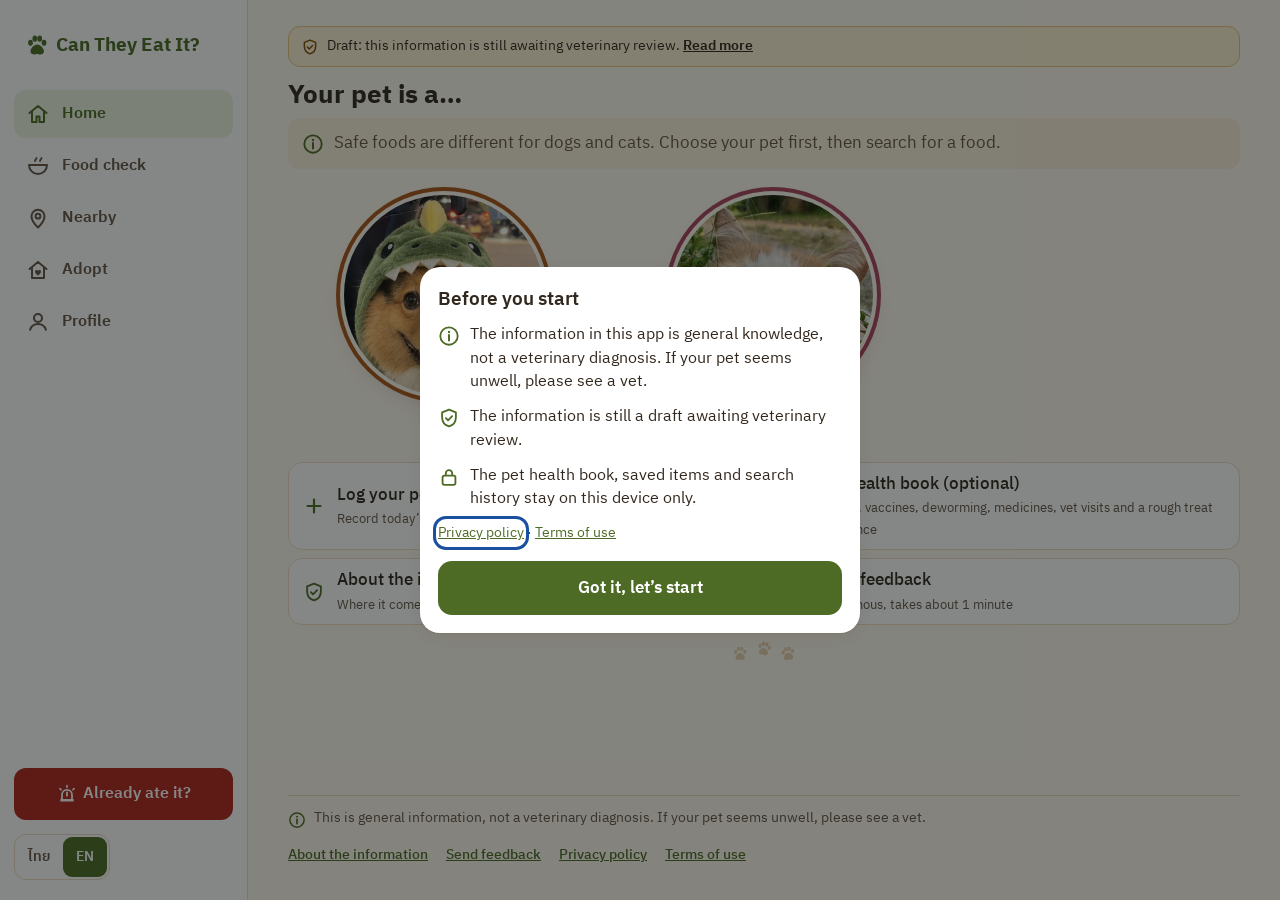
<file: index.html>
<!doctype html>
<html lang="th">
<head>
<meta charset="utf-8">
<meta name="viewport" content="width=device-width, initial-scale=1, viewport-fit=cover">
<title>กินได้ไหม? — อาหารน้องหมาและน้องแมว</title>
<meta name="description" content="เช็กง่าย ๆ ว่าอาหารคนชนิดไหนที่น้องหมาหรือน้องแมวกินได้ กินได้บ้าง ควรหลีกเลี่ยง หรือห้ามกิน พร้อมโหมดฉุกเฉินเมื่อน้องกินไปแล้ว">
<meta name="theme-color" content="#4E6B26" media="(prefers-color-scheme: light)">
<meta name="theme-color" content="#1A1511" media="(prefers-color-scheme: dark)">
<meta name="color-scheme" content="light dark">
<link rel="manifest" href="manifest.webmanifest">
<link rel="icon" type="image/png" sizes="32x32" href="icons/favicon-32.png">
<link rel="apple-touch-icon" href="icons/apple-touch-icon.png">
<meta name="apple-mobile-web-app-capable" content="yes">
<meta name="mobile-web-app-capable" content="yes">
<meta name="apple-mobile-web-app-title" content="กินได้ไหม">
<meta name="apple-mobile-web-app-status-bar-style" content="default">
<meta property="og:type" content="website">
<meta property="og:title" content="กินได้ไหม? — อาหารน้องหมาและน้องแมว">
<meta property="og:description" content="เช็กง่าย ๆ ว่าอาหารคนชนิดไหนที่น้องหมาหรือน้องแมวกินได้ พร้อมโหมดฉุกเฉินเมื่อน้องกินไปแล้ว">
<meta property="og:url" content="https://somnantapornp-design.github.io/Kindaimai/">
<meta property="og:image" content="https://somnantapornp-design.github.io/Kindaimai/icons/og.png">
<meta property="og:image:width" content="1200">
<meta property="og:image:height" content="630">
<meta property="og:locale" content="th_TH">
<meta name="twitter:card" content="summary_large_image">
<link rel="preconnect" href="https://fonts.googleapis.com">
<link rel="preconnect" href="https://fonts.gstatic.com" crossorigin>
<link href="https://fonts.googleapis.com/css2?family=IBM+Plex+Sans+Thai:wght@400;500;600;700&display=swap" rel="stylesheet">
<link rel="stylesheet" href="css/app.css">
</head>
<body>
<!-- SVG icon sprite (inline, no external images). Colors come from currentColor or CSS classes. -->
<svg width="0" height="0" class="sprite" aria-hidden="true" focusable="false">
  <defs>
    <symbol id="i-paw" viewBox="0 0 24 24"><g fill="currentColor"><ellipse cx="6" cy="9" rx="2.2" ry="2.8"/><ellipse cx="10" cy="5.2" rx="2.2" ry="2.8"/><ellipse cx="14.5" cy="5.2" rx="2.2" ry="2.8"/><ellipse cx="18.5" cy="9" rx="2.2" ry="2.8"/><path d="M12.2 10.5c-3 0-6.2 3.6-6.2 6.4 0 2.1 1.6 3 3.3 3 1.3 0 2-.6 2.9-.6s1.6.6 2.9.6c1.7 0 3.3-.9 3.3-3 0-2.8-3.2-6.4-6.2-6.4z"/></g></symbol>
    <symbol id="i-dog" viewBox="0 0 100 100"><circle class="fd-bg" cx="50" cy="52" r="44"/><g class="fd-ln" stroke-width="3.5" stroke-linecap="round" stroke-linejoin="round"><path d="M30 34c-8-4-14 2-14 12 0 8 4 14 9 14"/><path d="M70 34c8-4 14 2 14 12 0 8-4 14-9 14"/><path d="M30 36c4-6 11-9 20-9s16 3 20 9c4 6 5 14 4 22-2 12-12 20-24 20S28 70 26 58c-1-8 0-16 4-22z"/><path d="M45 61c2 2 8 2 10 0"/><path d="M50 61v5"/><path d="M44 70c3 3 9 3 12 0"/></g><circle class="fd-fi" cx="40" cy="48" r="3.5"/><circle class="fd-fi" cx="60" cy="48" r="3.5"/><ellipse class="fd-fi" cx="50" cy="58" rx="5" ry="3.5"/></symbol>
    <symbol id="i-cat" viewBox="0 0 100 100"><circle class="fc-bg" cx="50" cy="52" r="44"/><g class="fc-ln" stroke-width="3.5" stroke-linecap="round" stroke-linejoin="round"><path d="M27 44l-3-22 17 10"/><path d="M73 44l3-22-17 10"/><path d="M41 32c3-1 6-1 9-1s6 0 9 1c9 3 16 11 16 22 0 14-11 24-25 24S25 68 25 54c0-5 1-8 2-10"/><path d="M50 60v4"/><path d="M44 66c2 2 4 2 6-1 2 3 4 3 6 1"/><path d="M18 56l14 2M18 64l14-2M82 56l-14 2M82 64l-14-2"/></g><ellipse class="fc-fi" cx="40" cy="50" rx="3.2" ry="4.2"/><ellipse class="fc-fi" cx="60" cy="50" rx="3.2" ry="4.2"/><path class="fc-fi" d="M46 57h8l-4 4z"/></symbol>
    <!-- status icons: shape differs per status (circle-check / triangle / diamond-minus / circle-slash / circle-?) -->
    <symbol id="i-safe" viewBox="0 0 24 24"><circle cx="12" cy="12" r="10" fill="currentColor"/><path class="gl" d="M7 12.5l3.2 3.2L17 9" stroke-width="2.4" stroke-linecap="round" stroke-linejoin="round"/></symbol>
    <symbol id="i-limited" viewBox="0 0 24 24"><path d="M12 2.8L1.8 20.5h20.4z" fill="currentColor" stroke="currentColor" stroke-width="1.5" stroke-linejoin="round"/><path class="gl" d="M12 9v5.5" stroke-width="2.4" stroke-linecap="round"/><circle class="glf" cx="12" cy="17.6" r="1.4"/></symbol>
    <symbol id="i-avoid" viewBox="0 0 24 24"><rect x="4.2" y="4.2" width="15.6" height="15.6" rx="2.6" transform="rotate(45 12 12)" fill="currentColor"/><path class="gl" d="M7.6 12h8.8" stroke-width="2.6" stroke-linecap="round"/></symbol>
    <symbol id="i-toxic" viewBox="0 0 24 24"><circle cx="12" cy="12" r="10" fill="currentColor"/><circle class="gl" cx="12" cy="12" r="5.6" stroke-width="2.4"/><path class="gl" d="M8 16L16 8" stroke-width="2.4" stroke-linecap="round"/></symbol>
    <symbol id="i-unknown" viewBox="0 0 24 24"><circle cx="12" cy="12" r="10" fill="currentColor"/><path class="gl" d="M9.3 9.4a2.8 2.8 0 015.4 1c0 1.9-2.7 2.3-2.7 4" stroke-width="2.3" stroke-linecap="round"/><circle class="glf" cx="12" cy="17.6" r="1.4"/></symbol>
    <symbol id="i-search" viewBox="0 0 24 24"><circle cx="10.5" cy="10.5" r="6.5" fill="none" stroke="currentColor" stroke-width="2.2"/><path d="M15.5 15.5L21 21" stroke="currentColor" stroke-width="2.2" stroke-linecap="round"/></symbol>
    <symbol id="i-x" viewBox="0 0 24 24"><path d="M6 6l12 12M18 6L6 18" stroke="currentColor" stroke-width="2.2" stroke-linecap="round"/></symbol>
    <symbol id="i-back" viewBox="0 0 24 24"><path d="M15 5l-7 7 7 7" fill="none" stroke="currentColor" stroke-width="2.4" stroke-linecap="round" stroke-linejoin="round"/></symbol>
    <symbol id="i-swap" viewBox="0 0 24 24"><path d="M4 8h13l-3-3M20 16H7l3 3" fill="none" stroke="currentColor" stroke-width="2.2" stroke-linecap="round" stroke-linejoin="round"/></symbol>
    <symbol id="i-phone" viewBox="0 0 24 24"><path d="M6.6 3.5l2.6-.4 1.7 4.3-2 1.5a11 11 0 005.2 5.2l1.5-2 4.3 1.7-.4 2.6a2 2 0 01-2 1.7A15.5 15.5 0 014.9 5.5a2 2 0 011.7-2z" fill="currentColor"/></symbol>
    <symbol id="i-info" viewBox="0 0 24 24"><circle cx="12" cy="12" r="9.5" fill="none" stroke="currentColor" stroke-width="2"/><path d="M12 11v6" stroke="currentColor" stroke-width="2.2" stroke-linecap="round"/><circle cx="12" cy="7.6" r="1.3" fill="currentColor"/></symbol>
    <symbol id="i-siren" viewBox="0 0 24 24"><path d="M6 18v-5a6 6 0 0112 0v5" fill="none" stroke="currentColor" stroke-width="2.2" stroke-linejoin="round"/><path d="M4 18h16v3H4z" fill="currentColor"/><path d="M12 2v2M3.5 5.5l1.4 1.4M20.5 5.5l-1.4 1.4" stroke="currentColor" stroke-width="2" stroke-linecap="round"/><path d="M12 10v4" stroke="currentColor" stroke-width="2.2" stroke-linecap="round"/></symbol>
    <symbol id="i-user" viewBox="0 0 24 24"><circle cx="12" cy="8" r="4" fill="none" stroke="currentColor" stroke-width="2"/><path d="M4 20c1.2-4 4.4-6 8-6s6.8 2 8 6" fill="none" stroke="currentColor" stroke-width="2" stroke-linecap="round"/></symbol>
    <symbol id="i-heart" viewBox="0 0 24 24"><path d="M12 20.3S3.5 15 3.5 9.1A4.6 4.6 0 0112 6.6a4.6 4.6 0 018.5 2.5c0 5.9-8.5 11.2-8.5 11.2z" stroke="currentColor" stroke-width="2" stroke-linejoin="round"/></symbol>
    <symbol id="i-chat" viewBox="0 0 24 24"><path d="M12 3.5c-5 0-9 3.2-9 7.2 0 3.6 3.2 6.6 7.6 7.1l-.6 3 4.4-3.2c3.7-.8 6.6-3.6 6.6-6.9 0-4-4-7.2-9-7.2z" fill="none" stroke="currentColor" stroke-width="2" stroke-linejoin="round"/></symbol>
    <symbol id="i-copy" viewBox="0 0 24 24"><rect x="8" y="8" width="12" height="12" rx="2" fill="none" stroke="currentColor" stroke-width="2"/><path d="M16 8V5a1 1 0 00-1-1H5a1 1 0 00-1 1v10a1 1 0 001 1h3" fill="none" stroke="currentColor" stroke-width="2"/></symbol>
    <symbol id="i-bowl" viewBox="0 0 24 24"><path d="M3 11h18a9 9 0 01-18 0z" fill="none" stroke="currentColor" stroke-width="2" stroke-linejoin="round"/><path d="M9 7c0-1.5 1.5-1.5 1.5-3M14 7c0-1.5 1.5-1.5 1.5-3" fill="none" stroke="currentColor" stroke-width="1.8" stroke-linecap="round"/></symbol>
    <symbol id="i-shield" viewBox="0 0 24 24"><path d="M12 2.8l7.5 3v5.6c0 4.6-3.1 8.4-7.5 9.8-4.4-1.4-7.5-5.2-7.5-9.8V5.8z" fill="none" stroke="currentColor" stroke-width="2" stroke-linejoin="round"/><path d="M8.6 12.2l2.4 2.4 4.4-4.6" fill="none" stroke="currentColor" stroke-width="2" stroke-linecap="round" stroke-linejoin="round"/></symbol>
    <symbol id="i-clock" viewBox="0 0 24 24"><circle cx="12" cy="12" r="9" fill="none" stroke="currentColor" stroke-width="2"/><path d="M12 7v5l3.5 2" fill="none" stroke="currentColor" stroke-width="2" stroke-linecap="round"/></symbol>
    <symbol id="i-cross" viewBox="0 0 24 24"><rect x="3" y="3" width="18" height="18" rx="4" fill="none" stroke="currentColor" stroke-width="2"/><path d="M12 7.5v9M7.5 12h9" stroke="currentColor" stroke-width="2.4" stroke-linecap="round"/></symbol>
    <symbol id="i-plus" viewBox="0 0 24 24"><path d="M12 5v14M5 12h14" stroke="currentColor" stroke-width="2.4" stroke-linecap="round"/></symbol>
    <symbol id="i-thumb" viewBox="0 0 24 24"><path d="M7.5 10.5V20H4.5a1 1 0 01-1-1v-7.5a1 1 0 011-1zM7.5 10.5l3.6-6.6a1.9 1.9 0 013.4 1.5L13.8 9h5a2 2 0 012 2.4l-1.4 6.8A2.2 2.2 0 0117.2 20H7.5" fill="none" stroke="currentColor" stroke-width="2" stroke-linejoin="round" stroke-linecap="round"/></symbol>
    <symbol id="i-thumb-down" viewBox="0 0 24 24"><g transform="rotate(180 12 12)"><path d="M7.5 10.5V20H4.5a1 1 0 01-1-1v-7.5a1 1 0 011-1zM7.5 10.5l3.6-6.6a1.9 1.9 0 013.4 1.5L13.8 9h5a2 2 0 012 2.4l-1.4 6.8A2.2 2.2 0 0117.2 20H7.5" fill="none" stroke="currentColor" stroke-width="2" stroke-linejoin="round" stroke-linecap="round"/></g></symbol>
    <symbol id="i-check-c" viewBox="0 0 24 24"><circle cx="12" cy="12" r="9.5" fill="currentColor"/><path class="gl" d="M7.5 12.3l3 3 6-6.3" stroke-width="2.3" stroke-linecap="round" stroke-linejoin="round"/></symbol>
    <symbol id="i-send" viewBox="0 0 24 24"><path d="M3.5 11.5L20 4l-6.5 16.5-2.6-6.4z" fill="none" stroke="currentColor" stroke-width="2" stroke-linejoin="round"/><path d="M10.9 14.1L20 4" stroke="currentColor" stroke-width="2"/></symbol>
    <symbol id="i-refresh" viewBox="0 0 24 24"><path d="M20 12a8 8 0 11-2.4-5.7M20 4v5h-5" fill="none" stroke="currentColor" stroke-width="2.2" stroke-linecap="round" stroke-linejoin="round"/></symbol>
    <symbol id="i-lock" viewBox="0 0 24 24"><rect x="5" y="10.5" width="14" height="10" rx="2" fill="none" stroke="currentColor" stroke-width="2"/><path d="M8.5 10.5V8a3.5 3.5 0 017 0v2.5" fill="none" stroke="currentColor" stroke-width="2"/></symbol>
    <symbol id="i-download" viewBox="0 0 24 24"><path d="M12 4v11M7 10.5l5 5 5-5M5 20h14" fill="none" stroke="currentColor" stroke-width="2.2" stroke-linecap="round" stroke-linejoin="round"/></symbol>
    <symbol id="i-pin" viewBox="0 0 24 24"><path d="M12 21.5s-6.5-6.2-6.5-11.3a6.5 6.5 0 0113 0c0 5.1-6.5 11.3-6.5 11.3z" fill="none" stroke="currentColor" stroke-width="2" stroke-linejoin="round"/><circle cx="12" cy="10.2" r="2.4" fill="none" stroke="currentColor" stroke-width="2"/></symbol>
    <symbol id="i-scissors" viewBox="0 0 24 24"><circle cx="6" cy="7" r="2.8" fill="none" stroke="currentColor" stroke-width="2"/><circle cx="6" cy="17" r="2.8" fill="none" stroke="currentColor" stroke-width="2"/><path d="M8.3 8.6L20 18M8.3 15.4L20 6" fill="none" stroke="currentColor" stroke-width="2" stroke-linecap="round"/></symbol>
    <symbol id="i-home" viewBox="0 0 24 24"><path d="M3.5 11L12 4l8.5 7M6 9.5V20h4.5v-5.5h3V20H18V9.5" fill="none" stroke="currentColor" stroke-width="2" stroke-linecap="round" stroke-linejoin="round"/></symbol>
    <symbol id="i-adopt" viewBox="0 0 24 24"><path d="M3.5 11L12 4l8.5 7M6 9.5V20h12V9.5" fill="none" stroke="currentColor" stroke-width="2" stroke-linecap="round" stroke-linejoin="round"/><path d="M12 17.6s-3-1.9-3-4a1.6 1.6 0 013-.8 1.6 1.6 0 013 .8c0 2.1-3 4-3 4z" fill="currentColor"/></symbol>
    <symbol id="i-ext" viewBox="0 0 24 24"><path d="M14 4h6v6M20 4l-9 9M18 14v5a1 1 0 01-1 1H5a1 1 0 01-1-1V7a1 1 0 011-1h5" fill="none" stroke="currentColor" stroke-width="2" stroke-linecap="round" stroke-linejoin="round"/></symbol>
    <symbol id="i-edit" viewBox="0 0 24 24"><path d="M4 20h4L19 9l-4-4L4 16z" fill="none" stroke="currentColor" stroke-width="2" stroke-linejoin="round"/><path d="M13.5 6.5l4 4" stroke="currentColor" stroke-width="2"/></symbol>
    <symbol id="i-trash" viewBox="0 0 24 24"><path d="M4 7h16M9 7V4.5h6V7M6.5 7l1 13h9l1-13" fill="none" stroke="currentColor" stroke-width="2" stroke-linecap="round" stroke-linejoin="round"/><path d="M10 11v5M14 11v5" stroke="currentColor" stroke-width="2" stroke-linecap="round"/></symbol>
    <symbol id="i-cal" viewBox="0 0 24 24"><rect x="3.5" y="5" width="17" height="15.5" rx="2.5" fill="none" stroke="currentColor" stroke-width="2"/><path d="M3.5 10h17M8 3v4M16 3v4" stroke="currentColor" stroke-width="2" stroke-linecap="round"/><path d="M12 12.5v5M9.5 15h5" stroke="currentColor" stroke-width="2" stroke-linecap="round"/></symbol>
    <symbol id="i-upload" viewBox="0 0 24 24"><path d="M12 16V5M7 9.5l5-5 5 5M5 20h14" fill="none" stroke="currentColor" stroke-width="2.2" stroke-linecap="round" stroke-linejoin="round"/></symbol>
    <symbol id="i-doc" viewBox="0 0 24 24"><path d="M6 3h8l4 4v14H6z" fill="none" stroke="currentColor" stroke-width="2" stroke-linejoin="round"/><path d="M9 12h6M9 16h6" stroke="currentColor" stroke-width="2" stroke-linecap="round"/></symbol>
  </defs>
</svg>

<div class="app">
  <header class="top">
    <a class="brand" href="#" id="brand-link" aria-label="กินได้ไหม? กลับหน้าแรก" data-i18n-attr="aria-label:brand.home"><svg aria-hidden="true"><use href="#i-paw"/></svg><span class="brand-text" data-i18n="brand.name">กินได้ไหม?</span></a>
    <div class="lang-toggle" role="group" aria-label="ภาษา" data-i18n-attr="aria-label:lang.label"><button type="button" data-lang="th" lang="th" aria-pressed="true">ไทย</button><button type="button" data-lang="en" lang="en" aria-label="English" aria-pressed="false">EN</button></div>
    <button type="button" class="btn-emg" data-action="emergency"><svg aria-hidden="true"><use href="#i-siren"/></svg><span data-i18n="emg.btn">กินไปแล้ว ทำไงดี?</span></button>
  </header>

  <div class="ios-hint" id="ios-hint" hidden>
    <svg aria-hidden="true"><use href="#i-download"/></svg>
    <p data-i18n="ios.hint">ติดตั้งแอป: แตะปุ่มแชร์ แล้วเลือก “เพิ่มไปยังหน้าจอโฮม”</p>
    <button type="button" class="ios-x" data-action="ios-hint-close" aria-label="ปิดคำแนะนำการติดตั้ง" data-i18n-attr="aria-label:ios.close"><svg aria-hidden="true"><use href="#i-x"/></svg></button>
  </div>

  <main id="main" tabindex="-1">
    <!-- ===== Screen: loading / data error ===== -->
    <section class="view" id="view-loading" aria-label="กำลังโหลด" data-i18n-attr="aria-label:loading.label">
      <p class="loading" role="status"><svg aria-hidden="true"><use href="#i-paw"/></svg><span data-i18n="loading.text">กำลังโหลดข้อมูลอาหาร…</span></p>
    </section>
    <section class="view" id="view-error" aria-labelledby="err-h" hidden>
      <div class="notfound">
        <svg aria-hidden="true"><use href="#i-unknown"/></svg>
        <h1 id="err-h" tabindex="-1" class="err-h" data-i18n="err.h">โหลดข้อมูลอาหารไม่สำเร็จ</h1>
        <p data-i18n="err.p">ตรวจการเชื่อมต่ออินเทอร์เน็ต แล้วลองอีกครั้ง ถ้าเคยเปิดแอปนี้มาก่อน ข้อมูลจะใช้งานแบบออฟไลน์ได้หลังโหลดสำเร็จหนึ่งครั้ง</p>
        <button type="button" class="btn-sec" data-action="retry-data"><svg aria-hidden="true"><use href="#i-refresh"/></svg><span data-i18n="err.retry">ลองอีกครั้ง</span></button>
      </div>
      <button type="button" class="btn-danger" data-action="emergency"><svg aria-hidden="true"><use href="#i-siren"/></svg><span data-i18n="err.emg">น้องกินอะไรไปแล้ว? เปิดโหมดฉุกเฉิน</span></button>
    </section>

    <!-- ===== Screen: choose pet (home) ===== -->
    <section class="view" id="view-pet" aria-labelledby="pet-h" hidden>
      <div class="draft-banner js-draft" hidden><svg aria-hidden="true"><use href="#i-shield"/></svg><span data-i18n-html="draft.banner">ฉบับร่าง: ข้อมูลยังรอสัตวแพทย์ตรวจทาน <a href="#about" data-action="about">อ่านเพิ่ม</a></span></div>
      <h1 id="pet-h" data-i18n="pet.h">สัตว์เลี้ยงของคุณคือ...</h1>
      <div class="intro-note"><svg aria-hidden="true"><use href="#i-info"/></svg><p class="muted" style="margin:0" data-i18n="pet.intro">อาหารที่ปลอดภัยสำหรับน้องหมาและน้องแมวไม่เหมือนกัน เลือกสัตว์เลี้ยงก่อน แล้วค่อยค้นหาอาหาร</p></div>
      <div class="species" role="group" aria-label="เลือกชนิดสัตว์เลี้ยง" data-i18n-attr="aria-label:pet.group">
        <button type="button" class="sp-card" data-sp="dog"><img class="pet-ph" src="icons/pet-dog.jpg" alt="" width="96" height="96"><span data-i18n="sp.dog">น้องหมา</span></button>
        <button type="button" class="sp-card" data-sp="cat"><img class="pet-ph" src="icons/pet-cat.jpg" alt="" width="96" height="96"><span data-i18n="sp.cat">น้องแมว</span></button>
      </div>
      <section class="home-due home-meds" id="home-meds" aria-labelledby="hm-h" hidden></section>
      <section class="home-due" id="home-due" aria-labelledby="hd-h" hidden></section>
      <div class="home-links">
        <button type="button" class="row-btn" data-action="quick-weight"><svg aria-hidden="true"><use href="#i-plus"/></svg><span><span data-i18n="home.weight">บันทึกน้ำหนักน้อง</span><span class="sub" data-i18n="home.weight.sub">จดน้ำหนักวันนี้ ดูกราฟในสมุดสุขภาพ</span></span></button>
        <button type="button" class="row-btn" data-action="profile"><svg aria-hidden="true"><use href="#i-user"/></svg><img id="home-profile-ph" class="pet-ph pet-av" alt="" width="32" height="32" hidden><span><span id="home-profile-label">สมุดสุขภาพน้อง (ไม่บังคับ)</span><span class="sub" data-i18n="home.book.sub">น้ำหนัก วัคซีน ถ่ายพยาธิ ยา นัดหมอ และปริมาณขนมโดยประมาณ</span></span></button>
        <button type="button" class="row-btn" data-action="about"><svg aria-hidden="true"><use href="#i-shield"/></svg><span><span data-i18n="home.about">เกี่ยวกับข้อมูล</span><span class="sub" data-i18n="home.about.sub">ข้อมูลมาจากไหน และอ่านผลอย่างไร</span></span></button>
        <button type="button" class="row-btn" data-action="feedback"><svg aria-hidden="true"><use href="#i-chat"/></svg><span><span data-i18n="home.fb">ส่งความคิดเห็น</span><span class="sub" data-i18n="home.fb.sub">ไม่ระบุตัวตน ใช้เวลาประมาณ 1 นาที</span></span></button>
        <button type="button" class="row-btn js-install" data-action="install" hidden><svg aria-hidden="true"><use href="#i-download"/></svg><span><span data-i18n="home.install">ติดตั้งแอปบนมือถือ</span><span class="sub" data-i18n="home.install.sub">เปิดได้จากหน้าจอโฮม ใช้ได้แม้ไม่มีเน็ต</span></span></button>
      </div>
      <div class="paws" aria-hidden="true"><svg><use href="#i-paw"/></svg><svg><use href="#i-paw"/></svg><svg><use href="#i-paw"/></svg></div>
    </section>

    <!-- ===== Screen: search ===== -->
    <section class="view" id="view-search" aria-labelledby="search-h" hidden>
      <div class="draft-banner js-draft" hidden><svg aria-hidden="true"><use href="#i-shield"/></svg><span data-i18n-html="draft.banner">ฉบับร่าง: ข้อมูลยังรอสัตวแพทย์ตรวจทาน <a href="#about" data-action="about">อ่านเพิ่ม</a></span></div>
      <div class="for-bar">
        <span class="who"><img class="pet-ph sp-icon" src="icons/pet-dog.jpg" alt="" width="28" height="28"><span><span data-i18n="search.for">กำลังค้นหาสำหรับ:</span> <strong class="sp-name">น้องหมา</strong></span></span>
        <button type="button" class="btn-ghost" data-action="change-pet" aria-label="เปลี่ยนชนิดสัตว์เลี้ยง" data-i18n-attr="aria-label:search.change.aria"><svg aria-hidden="true"><use href="#i-swap"/></svg><span data-i18n="search.change">เปลี่ยน</span></button>
      </div>
      <h1 id="search-h">น้องหมากินอันนี้ได้ไหม?</h1>
      <form class="field" role="search" id="search-form" autocomplete="off">
        <label for="q" data-i18n="search.label">พิมพ์ชื่ออาหาร</label>
        <div class="search-wrap">
          <svg aria-hidden="true"><use href="#i-search"/></svg>
          <input id="q" type="search" inputmode="search" enterkeyhint="search" placeholder="เช่น องุ่น ไข่ต้ม ไก่ทอด" data-i18n-attr="placeholder:search.ph" aria-describedby="res-status">
          <button type="button" class="clear-btn" id="clear-q" aria-label="ล้างคำค้นหา" data-i18n-attr="aria-label:search.clear.aria" hidden><svg aria-hidden="true"><use href="#i-x"/></svg></button>
        </div>
      </form>
      <p id="res-status" class="sr-only" aria-live="polite"></p>
      <div id="results-area" hidden>
        <div class="result-head"><p id="res-label"></p><button type="button" class="link-btn" id="clear-results" data-i18n="search.clear">ล้าง</button></div>
        <ul class="results" id="results"></ul>
        <div id="dish-hint"></div>
        <div class="notfound" id="notfound-inline" hidden></div>
      </div>
      <div id="browse">
        <div class="sec-block" id="recent-block" hidden>
          <div class="sec-head"><h2 id="recent-h" data-i18n="recent.h">ค้นหาล่าสุด</h2><button type="button" class="link-btn" data-action="clear-recent" data-i18n="recent.clear">ล้างประวัติ</button></div>
          <div class="chips" id="recent" role="group" aria-labelledby="recent-h"></div>
        </div>
        <div class="sec-block" id="fav-block">
          <h2 id="fav-h" data-i18n="fav.h">รายการที่บันทึก</h2>
          <ul class="results" id="favs" aria-labelledby="fav-h"></ul>
          <p class="muted small" id="fav-empty" data-i18n="fav.empty">ยังไม่มีรายการ กดรูปหัวใจในหน้าผลลัพธ์เพื่อบันทึกไว้ดูทีหลัง</p>
        </div>
        <h2 id="pop-h" data-i18n="pop.h">ค้นหายอดนิยม</h2>
        <div class="chips" id="popular" role="group" aria-labelledby="pop-h"></div>
        <h2 id="cat-h" data-i18n="cat.h">ดูตามหมวดอาหาร</h2>
        <div class="chips" id="categories" role="group" aria-labelledby="cat-h"></div>
      </div>
      <h2 data-i18n="legend.h">ความหมายของสัญลักษณ์</h2>
      <ul class="legend" id="legend"></ul>
    </section>

    <!-- ===== Screen: result ===== -->
    <section class="view" id="view-result" aria-labelledby="food-h" hidden>
      <div class="back-row">
        <button type="button" class="btn-ghost" data-action="back-search"><svg aria-hidden="true"><use href="#i-back"/></svg><span data-i18n="back.search">กลับไปค้นหา</span></button>
        <button type="button" class="btn-ghost" data-action="other-species" id="other-sp-btn"><svg aria-hidden="true"><use href="#i-swap"/></svg><span></span></button>
      </div>
      <div id="result-body"></div>
      <button type="button" class="btn-primary" data-action="new-search"><svg aria-hidden="true"><use href="#i-search"/></svg><span data-i18n="new.search">ค้นหาอาหารอื่น</span></button>
    </section>

    <!-- ===== Screen: not found ===== -->
    <section class="view" id="view-notfound" aria-labelledby="nf-h" hidden>
      <div class="back-row"><button type="button" class="btn-ghost" data-action="back-search"><svg aria-hidden="true"><use href="#i-back"/></svg><span data-i18n="back.search">กลับไปค้นหา</span></button></div>
      <div class="notfound" id="nf-body"></div>
      <div id="nf-dish"></div>
      <button type="button" class="btn-primary" data-action="new-search"><svg aria-hidden="true"><use href="#i-search"/></svg><span data-i18n="new.search">ค้นหาอาหารอื่น</span></button>
    </section>

    <!-- ===== Screen: emergency ===== -->
    <section class="view" id="view-emergency" aria-labelledby="emg-h" hidden>
      <h1 id="emg-h" class="emg-title" data-i18n="emg.title">กินไปแล้ว ทำไงดี?</h1>
      <div class="emg-grid">
        <div class="emg-main">
          <div class="redflags">
            <h2><svg aria-hidden="true"><use href="#i-siren"/></svg><span data-i18n="emg.flags.h">มีอาการเหล่านี้ ไปโรงพยาบาลสัตว์ทันที</span></h2>
            <ul>
              <li data-i18n="emg.flag1">ชัก</li>
              <li data-i18n="emg.flag2">หายใจลำบาก</li>
              <li data-i18n="emg.flag3">ซึมมาก หรือไม่รู้สึกตัว</li>
              <li data-i18n="emg.flag4">อาเจียนหรือถ่ายมีเลือด</li>
              <li data-i18n="emg.flag5">ท้องอืดแข็ง</li>
            </ul>
            <p class="small" style="margin:0" data-i18n="emg.flags.p">ไม่ว่าน้องจะกินอะไรไป ถ้ามีอาการข้างต้นให้ไปทันที อย่าทำให้อาเจียนเองหรือให้ยาของคนโดยไม่ได้รับคำแนะนำจากสัตวแพทย์</p>
          </div>

          <h2 id="emg-sp-h" data-i18n="emg.sp.h">น้องเป็น...</h2>
          <div class="seg" role="group" aria-labelledby="emg-sp-h">
            <button type="button" data-emg-sp="dog" aria-pressed="false"><img class="pet-ph" src="icons/pet-dog.jpg" alt="" width="96" height="96"><span data-i18n="sp.dog">น้องหมา</span></button>
            <button type="button" data-emg-sp="cat" aria-pressed="false"><img class="pet-ph" src="icons/pet-cat.jpg" alt="" width="96" height="96"><span data-i18n="sp.cat">น้องแมว</span></button>
          </div>

          <form class="field" role="search" id="emg-form" autocomplete="off" style="margin-top:14px">
            <label for="eq" data-i18n="emg.label">น้องกินอะไรไป?</label>
            <div class="search-wrap">
              <svg aria-hidden="true"><use href="#i-search"/></svg>
              <input id="eq" type="search" inputmode="search" enterkeyhint="search" placeholder="เช่น ช็อกโกแลต องุ่น ยาพารา" data-i18n-attr="placeholder:emg.ph">
              <button type="button" class="clear-btn" id="clear-eq" aria-label="ล้างคำค้นหา" data-i18n-attr="aria-label:search.clear.aria" hidden><svg aria-hidden="true"><use href="#i-x"/></svg></button>
            </div>
          </form>
          <p id="emg-status" class="sr-only" aria-live="polite"></p>
          <ul class="results" id="emg-results"></ul>
          <div id="emg-answer" aria-live="polite"></div>
        </div>
        <div class="emg-side">
          <h2 id="vet-h"><span style="display:inline-flex;gap:8px;align-items:center"><svg aria-hidden="true" style="width:22px;height:22px;color:var(--tox)"><use href="#i-cross"/></svg><span data-i18n="vet.h">โรงพยาบาลสัตว์ 24 ชม.</span></span></h2>
          <div id="vet-area"></div>
          <div id="emg-near"></div>
        </div>
      </div>
    </section>

    <!-- ===== Screen: find a home / adopt (links only; the app lists no animals itself) ===== -->
    <section class="view" id="view-adopt" aria-labelledby="adopt-h" hidden>
      <h1 id="adopt-h" tabindex="-1" data-i18n="adopt.h">หาบ้านหมาแมว</h1>
      <p class="muted" data-i18n="adopt.intro">น้องหมาน้องแมวที่กำลังรอบ้านใหม่ อยากรับไปดูแล กด "สนใจรับเลี้ยง" เพื่อติดต่อผู้โพสต์</p>

      <div class="rh-post" id="rh-post"></div>

      <h2 id="rh-h" data-i18n="rh.h">น้องที่กำลังหาบ้าน</h2>
      <div class="rh-tools">
        <div class="seg rh-filter" role="group" aria-labelledby="rh-h">
          <button type="button" data-rh-sp="all" aria-pressed="true" data-i18n="rh.all">ทั้งหมด</button>
          <button type="button" data-rh-sp="dog" aria-pressed="false" data-i18n="sp.dog">น้องหมา</button>
          <button type="button" data-rh-sp="cat" aria-pressed="false" data-i18n="sp.cat">น้องแมว</button>
        </div>
        <div class="field rh-where">
          <label for="rh-q" data-i18n="rh.where">จังหวัดหรืออำเภอ (ไม่บังคับ)</label>
          <div class="search-wrap"><svg aria-hidden="true"><use href="#i-pin"/></svg><input id="rh-q" type="search" placeholder="เช่น สงขลา หาดใหญ่" data-i18n-attr="placeholder:rh.where.ph" autocomplete="off"></div>
        </div>
      </div>
      <p class="small muted" id="rh-status" aria-live="polite"></p>
      <ul class="rh-list" id="rh-list"></ul>

      <div class="adopt-more">
        <div>
          <h2 data-i18n="adopt.want.h">อยากรับน้องไปเลี้ยง</h2>
          <div class="home-links" id="adopt-search"></div>
          <h3 class="adopt-sub" data-i18n="adopt.orgs.h">องค์กรที่เปิดรับเลี้ยง</h3>
          <div class="home-links" id="adopt-orgs"></div>

          <h2 data-i18n="adopt.ask.h">ก่อนรับเลี้ยง ลองถามตัวเอง</h2>
          <ul class="checklist">
            <li data-i18n="adopt.ask1">มีเวลาดูแลทุกวัน และพร้อมดูแลไปตลอดชีวิตของน้อง</li>
            <li data-i18n="adopt.ask2">มีงบสำหรับอาหาร วัคซีน ทำหมัน และค่ารักษาเมื่อป่วย</li>
            <li data-i18n="adopt.ask3">ที่พักอนุญาตให้เลี้ยงสัตว์ และมีพื้นที่ปลอดภัยพอ</li>
            <li data-i18n="adopt.ask4">คนในบ้านทุกคนเห็นด้วย และไม่มีใครแพ้ขนสัตว์</li>
            <li data-i18n="adopt.ask5">เมื่อรับมาแล้ว พาไปตรวจสุขภาพ ฉีดวัคซีน และปรึกษาสัตวแพทย์เรื่องทำหมัน</li>
          </ul>
        </div>
        <div>
          <h2 data-i18n="adopt.give.h">อยากหาบ้านใหม่ให้น้อง</h2>
          <ul class="checklist">
            <li data-i18n="adopt.give1">ติดต่อมูลนิธิหรือสถานพักพิงก่อน หลายแห่งช่วยประกาศหาบ้านหรือแนะนำทางเลือกได้</li>
            <li data-i18n="adopt.give2">ประกาศพร้อมรูปที่ชัด นิสัย อายุ ประวัติวัคซีนและการทำหมัน ตามความจริง</li>
            <li data-i18n="adopt.give3">คุยและพบผู้รับเลี้ยงก่อนส่งมอบ ดูว่าพร้อมดูแลจริง</li>
            <li data-i18n="adopt.give4">ห้ามนำสัตว์ไปปล่อยหรือทิ้ง เป็นอันตรายต่อน้อง และมีความผิดตามกฎหมายคุ้มครองสวัสดิภาพสัตว์</li>
            <li data-i18n="adopt.give5">โพสต์หาบ้านในแอปนี้ต้องให้ฟรี ไม่รับโพสต์ขายสัตว์</li>
          </ul>
          <div class="intro-note" style="margin-top:16px"><svg aria-hidden="true"><use href="#i-info"/></svg><p class="small" style="margin:0" data-i18n="adopt.note">ผู้ดูแลแอปตรวจโพสต์ก่อนเผยแพร่ แต่ไม่ได้รับรองข้อมูลของผู้โพสต์หรือองค์กรใด การรับเลี้ยงเป็นการตกลงกันเองระหว่างผู้โพสต์กับผู้รับเลี้ยง โปรดพบน้องและตรวจสอบก่อนรับ</p></div>
        </div>
      </div>
    </section>

    <!-- ===== Screen: nearby services (links to Google Maps; the app never reads location) ===== -->
    <section class="view" id="view-nearby" aria-labelledby="near-h" hidden>
      <h1 id="near-h" tabindex="-1" data-i18n="near.h">บริการใกล้ฉัน</h1>
      <p class="muted" data-i18n="near.intro">แตะเพื่อเปิด Google Maps แล้วดูร้านและคลินิกที่อยู่ใกล้คุณ พร้อมเวลาเปิด รีวิว และเส้นทาง</p>
      <div class="home-links" id="nearby-list"></div>
      <div class="intro-note" style="margin-top:16px"><svg aria-hidden="true"><use href="#i-info"/></svg><p class="small" style="margin:0" data-i18n="near.note">รายชื่อมาจาก Google Maps แอปนี้ไม่ได้แนะนำหรือรับรองร้านใด ควรโทรสอบถามเวลาเปิดและบริการก่อนเดินทาง แอปไม่ได้เก็บตำแหน่งของคุณ ส่วน Google Maps อาจใช้ตำแหน่งตามการตั้งค่าในเครื่องของคุณ</p></div>
    </section>

    <!-- ===== Screen: pet health book (สมุดสุขภาพน้อง) — content rendered by js/app.js ===== -->
    <section class="view" id="view-profile" aria-labelledby="prof-h" hidden>
      <div class="back-row"><button type="button" class="btn-ghost" data-action="home-or-search"><svg aria-hidden="true"><use href="#i-back"/></svg><span data-i18n="back">กลับ</span></button></div>
      <h1 id="prof-h" tabindex="-1">สมุดสุขภาพน้อง</h1>
      <p class="muted small" data-i18n="prof.p">ไม่ต้องสมัครสมาชิก ข้อมูลเก็บไว้ในเครื่องนี้เท่านั้น ไม่ส่งไปที่ไหน</p>
      <div id="hb-root"></div>
    </section>

    <!-- ===== Screen: about the data ===== -->
    <section class="view about" id="view-about" aria-labelledby="about-h" hidden>
      <div class="back-row"><button type="button" class="btn-ghost" data-action="home-or-search"><svg aria-hidden="true"><use href="#i-back"/></svg><span data-i18n="back">กลับ</span></button></div>
      <h1 id="about-h" data-i18n="about.h">เกี่ยวกับข้อมูล</h1>
      <div id="about-review"></div>
      <h2 data-i18n="about.src.h">ผลแต่ละรายการมาจากไหน</h2>
      <p data-i18n="about.src.p">ทีมผู้จัดทำรวบรวมข้อมูลจากแหล่งอ้างอิงด้านสัตวแพทย์และสวัสดิภาพสัตว์ที่เชื่อถือได้ เช่น คู่มือสัตวแพทย์ ศูนย์พิษวิทยาสัตว์ และหน่วยงานรัฐ แยกผลสำหรับน้องหมาและน้องแมว เพราะร่างกายต่างกัน เมื่อแหล่งข้อมูลไม่ตรงกัน เราเลือกคำตอบที่ระมัดระวังกว่าไว้ก่อน ทุกผลลัพธ์มีลิงก์แหล่งอ้างอิงให้ตรวจสอบเองได้</p>
      <h2 data-i18n="about.st.h">ความหมายของ 5 สถานะ</h2>
      <ul class="legend" id="about-legend"></ul>
      <h2 data-i18n="about.not.h">สิ่งที่แอปนี้ไม่ใช่</h2>
      <ul>
        <li data-i18n="about.not1">เป็นความรู้ทั่วไป ไม่ใช่การวินิจฉัยโรค และไม่ใช่คำแนะนำเฉพาะสำหรับน้องแต่ละตัว</li>
        <li data-i18n="about.not2">ไม่ได้บอกปริมาณที่เป็นพิษหรือขนาดยา ถ้าน้องกินอะไรผิดปกติ ให้ติดต่อสัตวแพทย์</li>
        <li data-i18n="about.not3">สัตว์ที่ป่วย ตั้งท้อง ลูกสัตว์ หรือสูงวัย อาจต้องดูแลต่างไปจากนี้</li>
      </ul>
      <h2 data-i18n="about.by.h">ผู้จัดทำ</h2>
      <p data-i18n="about.by.p">โครงการโดยอาจารย์มหาวิทยาลัย เพื่อให้ความรู้แก่เจ้าของสัตว์เลี้ยงชาวไทย ไม่มีโฆษณาหรือการสนับสนุนจากแบรนด์อาหารสัตว์</p>
      <h2 data-i18n="about.all.h">แหล่งอ้างอิงทั้งหมด</h2>
      <details class="src"><summary id="about-src-sum">ดูรายการแหล่งอ้างอิง</summary><ul class="sources" id="about-sources"></ul></details>

      <h2 id="priv-h" data-i18n="priv.h">ข้อมูลของคุณ</h2>
      <p data-i18n="priv.p">สมุดสุขภาพน้อง (ชื่อ วันเกิด น้ำหนัก วัคซีน ถ่ายพยาธิ) รายการที่บันทึก และประวัติการค้นหา เก็บไว้ในเครื่องนี้เท่านั้น ไม่ต้องสมัครสมาชิก</p>
      <p id="privacy-state" class="muted"></p>
      <label class="check" id="optout-row" hidden><input type="checkbox" id="optout"><span data-i18n="optout">ไม่ส่งข้อมูลการใช้งาน</span></label>
      <div class="about-actions">
        <button type="button" class="btn-sec" data-action="feedback"><svg aria-hidden="true"><use href="#i-chat"/></svg><span data-i18n="home.fb">ส่งความคิดเห็น</span></button>
        <button type="button" class="btn-sec js-install" data-action="install" hidden><svg aria-hidden="true"><use href="#i-download"/></svg><span data-i18n="home.install">ติดตั้งแอปบนมือถือ</span></button>
        <button type="button" class="btn-sec" data-action="notice-show"><svg aria-hidden="true"><use href="#i-info"/></svg><span data-i18n="about.notice">ดูประกาศเรื่องข้อมูลอีกครั้ง</span></button>
        <button type="button" class="btn-sec" data-action="clear-local"><svg aria-hidden="true"><use href="#i-x"/></svg><span data-i18n="about.clear">ลบข้อมูลทั้งหมดในเครื่องนี้</span></button>
      </div>
      <div id="clear-host"></div>
      <h2 data-i18n="about.docs.h">นโยบายและข้อตกลง</h2>
      <ul class="doc-links">
        <li><a href="privacy.html" data-i18n-attr="href:href.privacy"><svg aria-hidden="true"><use href="#i-lock"/></svg><span data-i18n="link.privacy">นโยบายความเป็นส่วนตัว</span></a></li>
        <li><a href="#nearby" data-action="nearby"><svg aria-hidden="true"><use href="#i-pin"/></svg><span data-i18n="near.h">บริการใกล้ฉัน</span></a></li>
        <li><a href="terms.html" data-i18n-attr="href:href.terms"><svg aria-hidden="true"><use href="#i-doc"/></svg><span data-i18n="link.terms.long">ข้อตกลงการใช้งานและข้อจำกัดความรับผิด</span></a></li>
      </ul>
    </section>

    <!-- ===== Screen: feedback survey ===== -->
    <section class="view" id="view-feedback" aria-labelledby="fb-h" hidden>
      <div class="back-row"><button type="button" class="btn-ghost" data-action="home-or-search"><svg aria-hidden="true"><use href="#i-back"/></svg><span data-i18n="back">กลับ</span></button></div>
      <h1 id="fb-h" tabindex="-1" data-i18n="fb.h">ส่งความคิดเห็น</h1>
      <p class="muted small" data-i18n="fb.p">ใช้เวลาประมาณ 1 นาที ไม่ต้องใส่ชื่อ อีเมล หรือเบอร์โทร</p>
      <p class="fb-mode small" id="fb-mode" hidden></p>
      <form id="fb-form" novalidate>
        <fieldset class="form-row" id="fb-pets-row" aria-describedby="fb-pets-err">
          <legend data-i18n="fb.pets">เลี้ยงอะไร</legend>
          <div class="opt-grid">
            <label class="opt"><input type="radio" name="fb-pets" value="dog"><span data-i18n="sp.dog">น้องหมา</span></label>
            <label class="opt"><input type="radio" name="fb-pets" value="cat"><span data-i18n="sp.cat">น้องแมว</span></label>
            <label class="opt"><input type="radio" name="fb-pets" value="both"><span data-i18n="sp.both">ทั้งสอง</span></label>
          </div>
          <p class="field-err" id="fb-pets-err" hidden></p>
        </fieldset>
        <fieldset class="form-row" id="fb-ease-row" aria-describedby="fb-ease-hint fb-ease-err">
          <legend data-i18n="fb.ease">ใช้งานง่ายไหม</legend>
          <div class="opt-grid five">
            <label class="opt"><input type="radio" name="fb-ease" value="1"><span>1</span></label>
            <label class="opt"><input type="radio" name="fb-ease" value="2"><span>2</span></label>
            <label class="opt"><input type="radio" name="fb-ease" value="3"><span>3</span></label>
            <label class="opt"><input type="radio" name="fb-ease" value="4"><span>4</span></label>
            <label class="opt"><input type="radio" name="fb-ease" value="5"><span>5</span></label>
          </div>
          <p class="scale-ends" id="fb-ease-hint"><span data-i18n="fb.ease.lo">1 = ยากมาก</span><span data-i18n="fb.ease.hi">5 = ง่ายมาก</span></p>
          <p class="field-err" id="fb-ease-err" hidden></p>
        </fieldset>
        <fieldset class="form-row" id="fb-trust-row" aria-describedby="fb-trust-hint fb-trust-err">
          <legend data-i18n="fb.trust">เชื่อถือคำตอบในแอปไหม</legend>
          <div class="opt-grid five">
            <label class="opt"><input type="radio" name="fb-trust" value="1"><span>1</span></label>
            <label class="opt"><input type="radio" name="fb-trust" value="2"><span>2</span></label>
            <label class="opt"><input type="radio" name="fb-trust" value="3"><span>3</span></label>
            <label class="opt"><input type="radio" name="fb-trust" value="4"><span>4</span></label>
            <label class="opt"><input type="radio" name="fb-trust" value="5"><span>5</span></label>
          </div>
          <p class="scale-ends" id="fb-trust-hint"><span data-i18n="fb.trust.lo">1 = ไม่เชื่อเลย</span><span data-i18n="fb.trust.hi">5 = เชื่อมาก</span></p>
          <p class="field-err" id="fb-trust-err" hidden></p>
        </fieldset>
        <fieldset class="form-row" id="fb-ret-row" aria-describedby="fb-ret-err">
          <legend data-i18n="fb.ret">จะกลับมาใช้อีกไหม</legend>
          <div class="opt-grid">
            <label class="opt"><input type="radio" name="fb-ret" value="yes"><span data-i18n="ret.yes">ใช้แน่</span></label>
            <label class="opt"><input type="radio" name="fb-ret" value="maybe"><span data-i18n="ret.maybe">อาจจะ</span></label>
            <label class="opt"><input type="radio" name="fb-ret" value="no"><span data-i18n="ret.no">คงไม่</span></label>
          </div>
          <p class="field-err" id="fb-ret-err" hidden></p>
        </fieldset>
        <div class="form-row">
          <label for="fb-wish" data-i18n="fb.wish">อยากให้เพิ่มอะไร (ไม่บังคับ)</label>
          <textarea class="fb-text" id="fb-wish" maxlength="500" aria-describedby="fb-wish-count fb-wish-hint" placeholder="เช่น อาหารที่อยากให้มี หรือสิ่งที่ยังใช้ยาก" data-i18n-attr="placeholder:fb.wish.ph"></textarea>
          <p class="counter" id="fb-wish-count">0/500 ตัวอักษร</p>
          <p class="hint" id="fb-wish-hint" data-i18n="fb.wish.hint">กรุณาอย่าพิมพ์ชื่อ เบอร์โทร หรืออีเมลของคุณ</p>
        </div>
        <div class="form-row" id="fb-consent-row">
          <label class="check"><input type="checkbox" id="fb-consent" aria-describedby="fb-consent-err"><span id="fb-consent-label">ยินยอมให้ส่งคำตอบแบบไม่ระบุตัวตนเพื่อพัฒนาแอป</span></label>
          <p class="hint"><a href="privacy.html" data-i18n-attr="href:href.privacy" data-i18n="fb.readPriv">อ่านนโยบายความเป็นส่วนตัว</a></p>
          <p class="field-err" id="fb-consent-err" hidden></p>
        </div>
        <p class="field-err" id="fb-err" role="alert" hidden></p>
        <button type="submit" class="btn-primary" id="fb-submit"><svg aria-hidden="true"><use href="#i-send"/></svg><span>ส่งความคิดเห็น</span></button>
      </form>
      <div id="fb-done" tabindex="-1" hidden></div>
    </section>
  </main>

  <footer class="disc">
    <div class="row"><svg aria-hidden="true"><use href="#i-info"/></svg><span data-i18n="foot.disc">ข้อมูลนี้เป็นความรู้ทั่วไป ไม่ใช่การวินิจฉัยของสัตวแพทย์ หากสัตว์เลี้ยงมีอาการผิดปกติ โปรดพบสัตวแพทย์</span></div>
    <nav class="foot-links" aria-label="ลิงก์ท้ายหน้า" data-i18n-attr="aria-label:foot.nav">
      <button type="button" class="link-btn" data-action="about" data-i18n="home.about">เกี่ยวกับข้อมูล</button>
      <button type="button" class="link-btn" data-action="feedback" data-i18n="home.fb">ส่งความคิดเห็น</button>
      <a class="link-btn" href="privacy.html" data-i18n-attr="href:href.privacy" data-i18n="link.privacy">นโยบายความเป็นส่วนตัว</a>
      <a class="link-btn" href="terms.html" data-i18n-attr="href:href.terms" data-i18n="link.terms">ข้อตกลงการใช้งาน</a>
    </nav>
  </footer>

  <!-- Main navigation: bottom tab bar on phones/tablets, left sidebar on desktop (≥1024px) -->
  <nav class="tabbar" aria-label="เมนูหลัก" data-i18n-attr="aria-label:nav.main">
    <a class="brand side-only js-brand" href="#" aria-label="กินได้ไหม? กลับหน้าแรก" data-i18n-attr="aria-label:brand.home"><svg aria-hidden="true"><use href="#i-paw"/></svg><span class="brand-text" data-i18n="brand.name">กินได้ไหม?</span></a>
    <button type="button" data-tab="home" data-action="tab-home"><svg aria-hidden="true"><use href="#i-home"/></svg><span data-i18n="tab.home">หน้าแรก</span></button>
    <button type="button" data-tab="eat" data-action="tab-eat"><svg aria-hidden="true"><use href="#i-bowl"/></svg><span data-i18n="tab.eat">กินได้มั้ย</span></button>
    <button type="button" data-tab="nearby" data-action="nearby"><svg aria-hidden="true"><use href="#i-pin"/></svg><span data-i18n="tab.nearby">ใกล้ฉัน</span></button>
    <button type="button" data-tab="adopt" data-action="adopt"><svg aria-hidden="true"><use href="#i-adopt"/></svg><span data-i18n="tab.adopt">หาบ้านหมาแมว</span></button>
    <button type="button" data-tab="profile" data-action="profile"><svg aria-hidden="true"><use href="#i-user"/></svg><span data-i18n="tab.profile">โปรไฟล์</span></button>
    <div class="side-only side-extra">
      <button type="button" class="btn-emg" data-action="emergency"><svg aria-hidden="true"><use href="#i-siren"/></svg><span data-i18n="emg.btn">กินไปแล้ว ทำไงดี?</span></button>
      <div class="lang-toggle" role="group" aria-label="ภาษา" data-i18n-attr="aria-label:lang.label"><button type="button" data-lang="th" lang="th" aria-pressed="true">ไทย</button><button type="button" data-lang="en" lang="en" aria-label="English" aria-pressed="false">EN</button></div>
    </div>
  </nav>
  <div class="toast" id="toast" role="status" aria-live="polite" hidden></div>
  <div class="update-bar" id="update-bar" hidden>
    <button type="button" data-action="update-app"><svg aria-hidden="true"><use href="#i-refresh"/></svg><span data-i18n="update">มีเวอร์ชันใหม่ — แตะเพื่ออัปเดต</span></button>
  </div>

  <dialog class="sheet" id="notice-dlg" aria-labelledby="nt-h">
    <h2 id="nt-h" data-i18n="nt.h">ก่อนเริ่มใช้งาน</h2>
    <ul class="welcome-list">
      <li><svg aria-hidden="true"><use href="#i-info"/></svg><span data-i18n="nt.1">ข้อมูลในแอปเป็นความรู้ทั่วไป ไม่ใช่การวินิจฉัยของสัตวแพทย์ ถ้าน้องมีอาการผิดปกติ โปรดพบสัตวแพทย์</span></li>
      <li id="notice-draft"><svg aria-hidden="true"><use href="#i-shield"/></svg><span data-i18n="nt.draft">ข้อมูลยังเป็นฉบับร่าง รอสัตวแพทย์ตรวจทาน</span></li>
      <li><svg aria-hidden="true"><use href="#i-lock"/></svg><span data-i18n="nt.local">สมุดสุขภาพน้อง รายการที่บันทึก และประวัติการค้นหา เก็บไว้ในเครื่องนี้เท่านั้น</span></li>
      <li id="notice-remote" hidden><svg aria-hidden="true"><use href="#i-send"/></svg><span data-i18n="nt.remote">เพื่อพัฒนาแอป เราส่งข้อมูลแบบไม่ระบุตัวตนไปยัง Google Forms ได้แก่ การกด “มีประโยชน์/ยังไม่ชัด” ชื่ออาหารที่ค้นหาแล้วไม่เจอ และคำขอให้เพิ่มเมนู ไม่ส่งชื่อ เบอร์โทร หรืออีเมล ปิดได้ที่หน้า “เกี่ยวกับข้อมูล”</span></li>
    </ul>
    <p class="small" style="margin:12px 0 0"><a href="privacy.html" data-i18n-attr="href:href.privacy" data-i18n="link.privacy">นโยบายความเป็นส่วนตัว</a> · <a href="terms.html" data-i18n-attr="href:href.terms" data-i18n="link.terms">ข้อตกลงการใช้งาน</a></p>
    <form method="dialog"><button type="submit" class="btn-primary" value="ok" data-i18n="nt.ok">เข้าใจแล้ว เริ่มใช้งาน</button></form>
  </dialog>
</div>

<script src="js/config.js"></script>
<script src="js/i18n.js"></script>
<script src="js/app.js"></script>
</body>
</html>
</file>
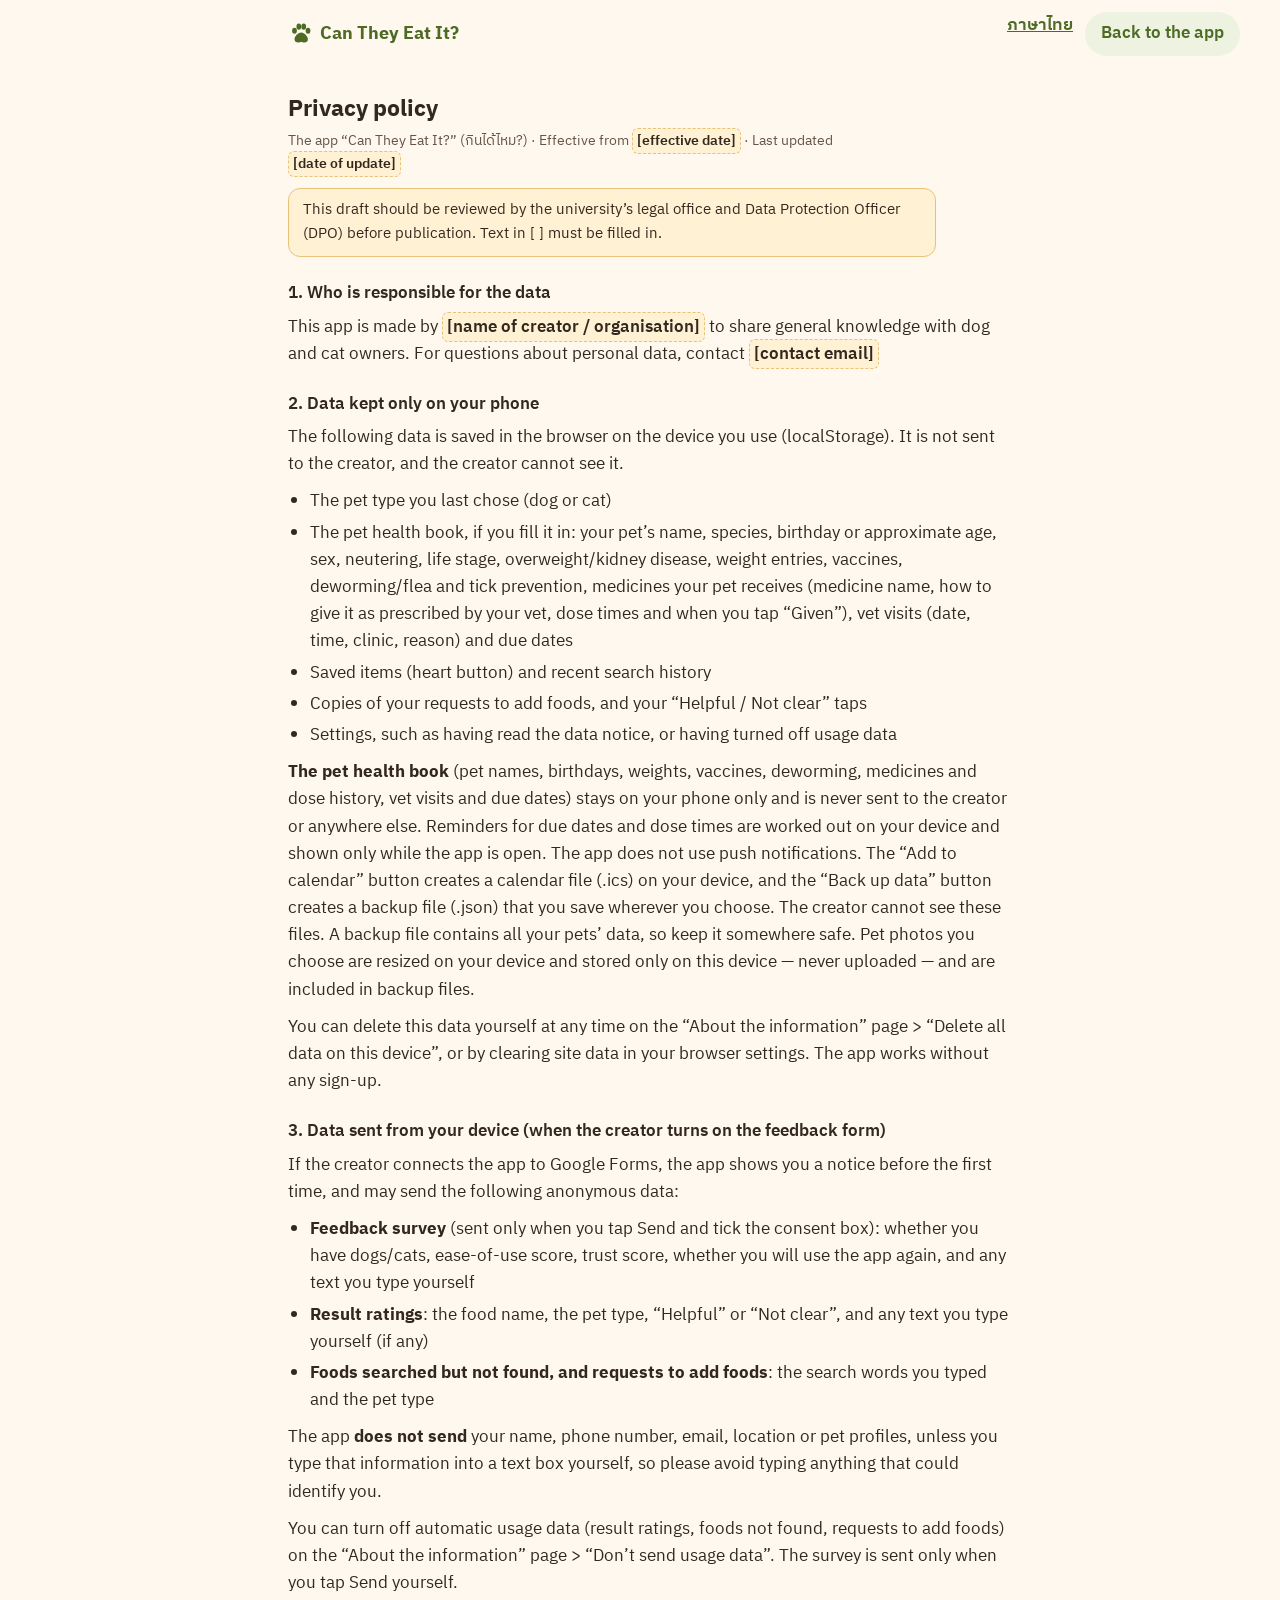
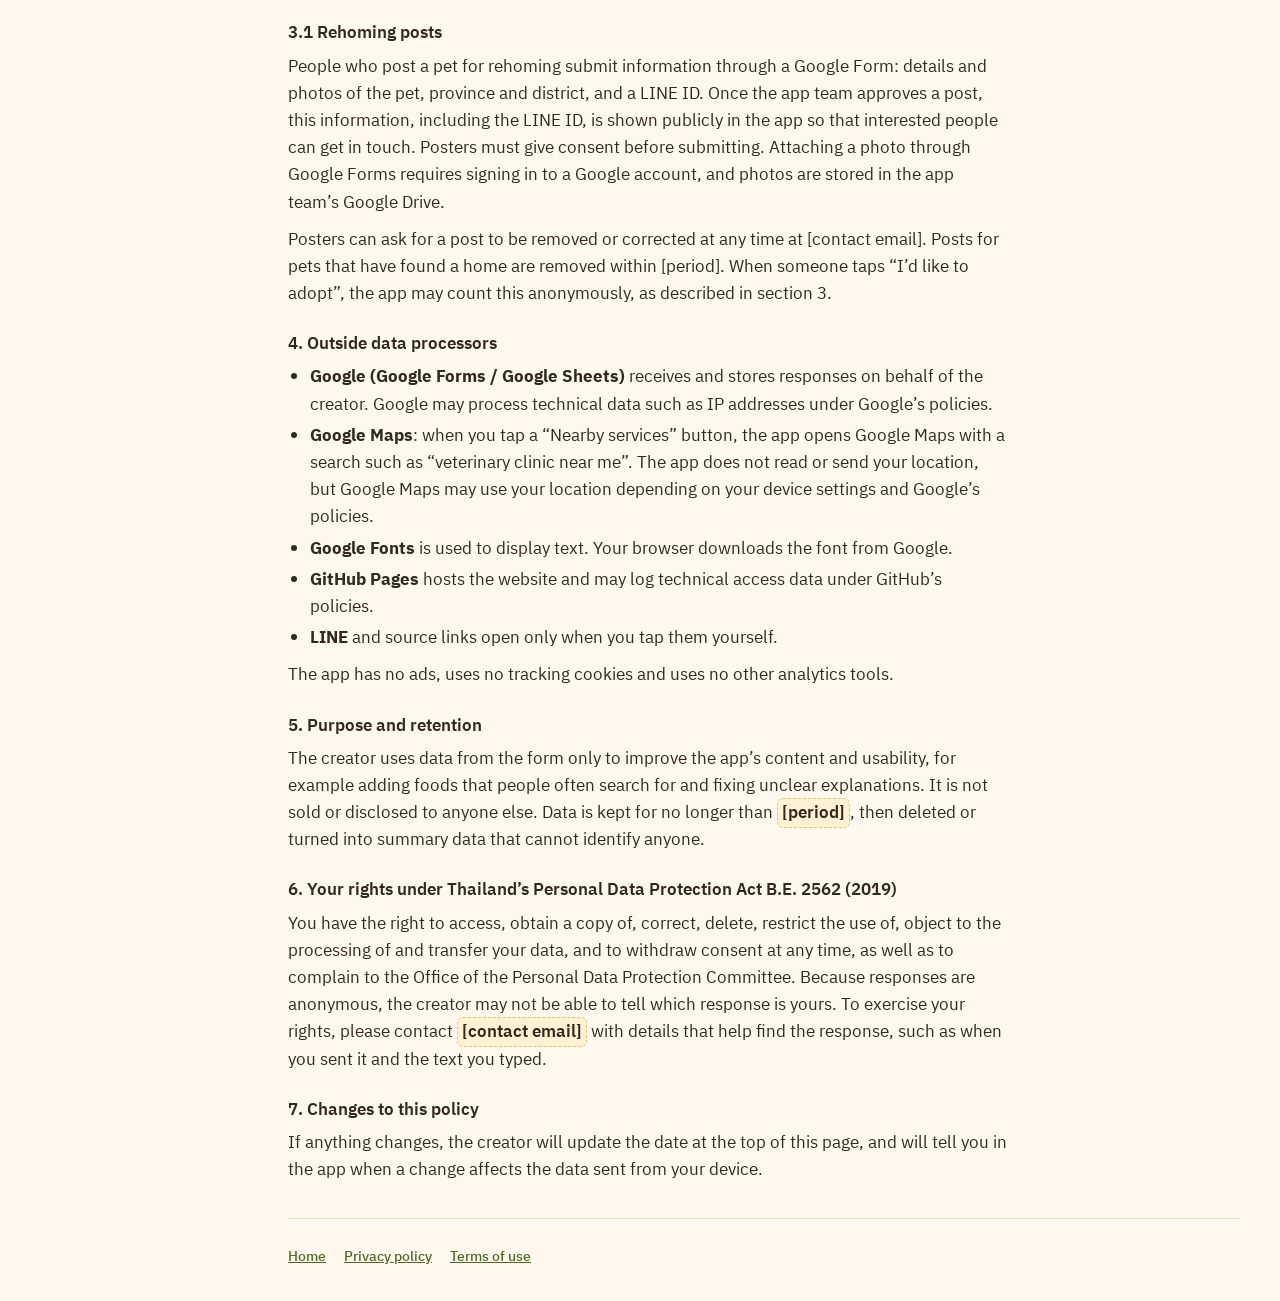
<file: privacy-en.html>
<!doctype html>
<html lang="en">
<head>
<meta charset="utf-8">
<meta name="viewport" content="width=device-width, initial-scale=1, viewport-fit=cover">
<title>Privacy policy — Can They Eat It?</title>
<meta name="description" content="Privacy policy of the app Can They Eat It? (กินได้ไหม?): what stays on your device and what is sent out">
<meta name="theme-color" content="#4E6B26" media="(prefers-color-scheme: light)">
<meta name="theme-color" content="#1A1511" media="(prefers-color-scheme: dark)">
<meta name="color-scheme" content="light dark">
<link rel="manifest" href="manifest.webmanifest">
<link rel="icon" type="image/png" sizes="32x32" href="icons/favicon-32.png">
<link rel="apple-touch-icon" href="icons/apple-touch-icon.png">
<link rel="alternate" hreflang="th" href="privacy.html">
<link rel="preconnect" href="https://fonts.googleapis.com">
<link rel="preconnect" href="https://fonts.gstatic.com" crossorigin>
<link href="https://fonts.googleapis.com/css2?family=IBM+Plex+Sans+Thai:wght@400;500;600;700&display=swap" rel="stylesheet">
<link rel="stylesheet" href="css/app.css">
</head>
<body>
<div class="app">
  <header class="doc-top">
    <a class="brand" href="./" aria-label="Can They Eat It? Back to home"><svg aria-hidden="true" viewBox="0 0 24 24"><g fill="currentColor"><ellipse cx="6" cy="9" rx="2.2" ry="2.8"/><ellipse cx="10" cy="5.2" rx="2.2" ry="2.8"/><ellipse cx="14.5" cy="5.2" rx="2.2" ry="2.8"/><ellipse cx="18.5" cy="9" rx="2.2" ry="2.8"/><path d="M12.2 10.5c-3 0-6.2 3.6-6.2 6.4 0 2.1 1.6 3 3.3 3 1.3 0 2-.6 2.9-.6s1.6.6 2.9.6c1.7 0 3.3-.9 3.3-3 0-2.8-3.2-6.4-6.2-6.4z"/></g></svg><span class="brand-text">Can They Eat It?</span></a>
    <a class="link-btn doc-lang" href="privacy.html" hreflang="th" lang="th">ภาษาไทย</a>
    <a class="btn-ghost" href="./">Back to the app</a>
  </header>
  <main class="doc" id="main">
    <h1>Privacy policy</h1>
    <p class="meta">The app “Can They Eat It?” (<span lang="th">กินได้ไหม?</span>) · Effective from <span class="ph">[effective date]</span> · Last updated <span class="ph">[date of update]</span></p>
    <p class="legal-note">This draft should be reviewed by the university’s legal office and Data Protection Officer (DPO) before publication. Text in [ ] must be filled in.</p>

    <h2>1. Who is responsible for the data</h2>
    <p>This app is made by <span class="ph">[name of creator / organisation]</span> to share general knowledge with dog and cat owners. For questions about personal data, contact <span class="ph">[contact email]</span></p>

    <h2>2. Data kept only on your phone</h2>
    <p>The following data is saved in the browser on the device you use (localStorage). It is not sent to the creator, and the creator cannot see it.</p>
    <ul>
      <li>The pet type you last chose (dog or cat)</li>
      <li>The pet health book, if you fill it in: your pet’s name, species, birthday or approximate age, sex, neutering, life stage, overweight/kidney disease, weight entries, vaccines, deworming/flea and tick prevention, medicines your pet receives (medicine name, how to give it as prescribed by your vet, dose times and when you tap “Given”), vet visits (date, time, clinic, reason) and due dates</li>
      <li>Saved items (heart button) and recent search history</li>
      <li>Copies of your requests to add foods, and your “Helpful / Not clear” taps</li>
      <li>Settings, such as having read the data notice, or having turned off usage data</li>
    </ul>
    <p><strong>The pet health book</strong> (pet names, birthdays, weights, vaccines, deworming, medicines and dose history, vet visits and due dates) stays on your phone only and is never sent to the creator or anywhere else. Reminders for due dates and dose times are worked out on your device and shown only while the app is open. The app does not use push notifications. The “Add to calendar” button creates a calendar file (.ics) on your device, and the “Back up data” button creates a backup file (.json) that you save wherever you choose. The creator cannot see these files. A backup file contains all your pets’ data, so keep it somewhere safe. Pet photos you choose are resized on your device and stored only on this device — never uploaded — and are included in backup files.</p>
    <p>You can delete this data yourself at any time on the “About the information” page &gt; “Delete all data on this device”, or by clearing site data in your browser settings. The app works without any sign-up.</p>

    <h2>3. Data sent from your device (when the creator turns on the feedback form)</h2>
    <p>If the creator connects the app to Google Forms, the app shows you a notice before the first time, and may send the following anonymous data:</p>
    <ul>
      <li><strong>Feedback survey</strong> (sent only when you tap Send and tick the consent box): whether you have dogs/cats, ease-of-use score, trust score, whether you will use the app again, and any text you type yourself</li>
      <li><strong>Result ratings</strong>: the food name, the pet type, “Helpful” or “Not clear”, and any text you type yourself (if any)</li>
      <li><strong>Foods searched but not found, and requests to add foods</strong>: the search words you typed and the pet type</li>
    </ul>
    <p>The app <strong>does not send</strong> your name, phone number, email, location or pet profiles, unless you type that information into a text box yourself, so please avoid typing anything that could identify you.</p>
    <p>You can turn off automatic usage data (result ratings, foods not found, requests to add foods) on the “About the information” page &gt; “Don’t send usage data”. The survey is sent only when you tap Send yourself.</p>

    <h2>3.1 Rehoming posts</h2>
    <p>People who post a pet for rehoming submit information through a Google Form: details and photos of the pet, province and district, and a LINE ID. Once the app team approves a post, this information, including the LINE ID, is shown publicly in the app so that interested people can get in touch. Posters must give consent before submitting. Attaching a photo through Google Forms requires signing in to a Google account, and photos are stored in the app team’s Google Drive.</p>
    <p>Posters can ask for a post to be removed or corrected at any time at [contact email]. Posts for pets that have found a home are removed within [period]. When someone taps “I’d like to adopt”, the app may count this anonymously, as described in section 3.</p>

    <h2>4. Outside data processors</h2>
    <ul>
      <li><strong>Google (Google Forms / Google Sheets)</strong> receives and stores responses on behalf of the creator. Google may process technical data such as IP addresses under Google’s policies.</li>
      <li><strong>Google Maps</strong>: when you tap a “Nearby services” button, the app opens Google Maps with a search such as “veterinary clinic near me”. The app does not read or send your location, but Google Maps may use your location depending on your device settings and Google’s policies.</li>
      <li><strong>Google Fonts</strong> is used to display text. Your browser downloads the font from Google.</li>
      <li><strong>GitHub Pages</strong> hosts the website and may log technical access data under GitHub’s policies.</li>
      <li><strong>LINE</strong> and source links open only when you tap them yourself.</li>
    </ul>
    <p>The app has no ads, uses no tracking cookies and uses no other analytics tools.</p>

    <h2>5. Purpose and retention</h2>
    <p>The creator uses data from the form only to improve the app’s content and usability, for example adding foods that people often search for and fixing unclear explanations. It is not sold or disclosed to anyone else. Data is kept for no longer than <span class="ph">[period]</span>, then deleted or turned into summary data that cannot identify anyone.</p>

    <h2>6. Your rights under Thailand’s Personal Data Protection Act B.E. 2562 (2019)</h2>
    <p>You have the right to access, obtain a copy of, correct, delete, restrict the use of, object to the processing of and transfer your data, and to withdraw consent at any time, as well as to complain to the Office of the Personal Data Protection Committee. Because responses are anonymous, the creator may not be able to tell which response is yours. To exercise your rights, please contact <span class="ph">[contact email]</span> with details that help find the response, such as when you sent it and the text you typed.</p>

    <h2>7. Changes to this policy</h2>
    <p>If anything changes, the creator will update the date at the top of this page, and will tell you in the app when a change affects the data sent from your device.</p>
  </main>
  <footer class="disc">
    <nav class="foot-links" aria-label="Footer links">
      <a class="link-btn" href="./">Home</a>
      <a class="link-btn" href="privacy-en.html">Privacy policy</a>
      <a class="link-btn" href="terms-en.html">Terms of use</a>
    </nav>
  </footer>
</div>
<script src="js/config.js"></script>
<script src="js/legal.js"></script>
</body>
</html>
</file>
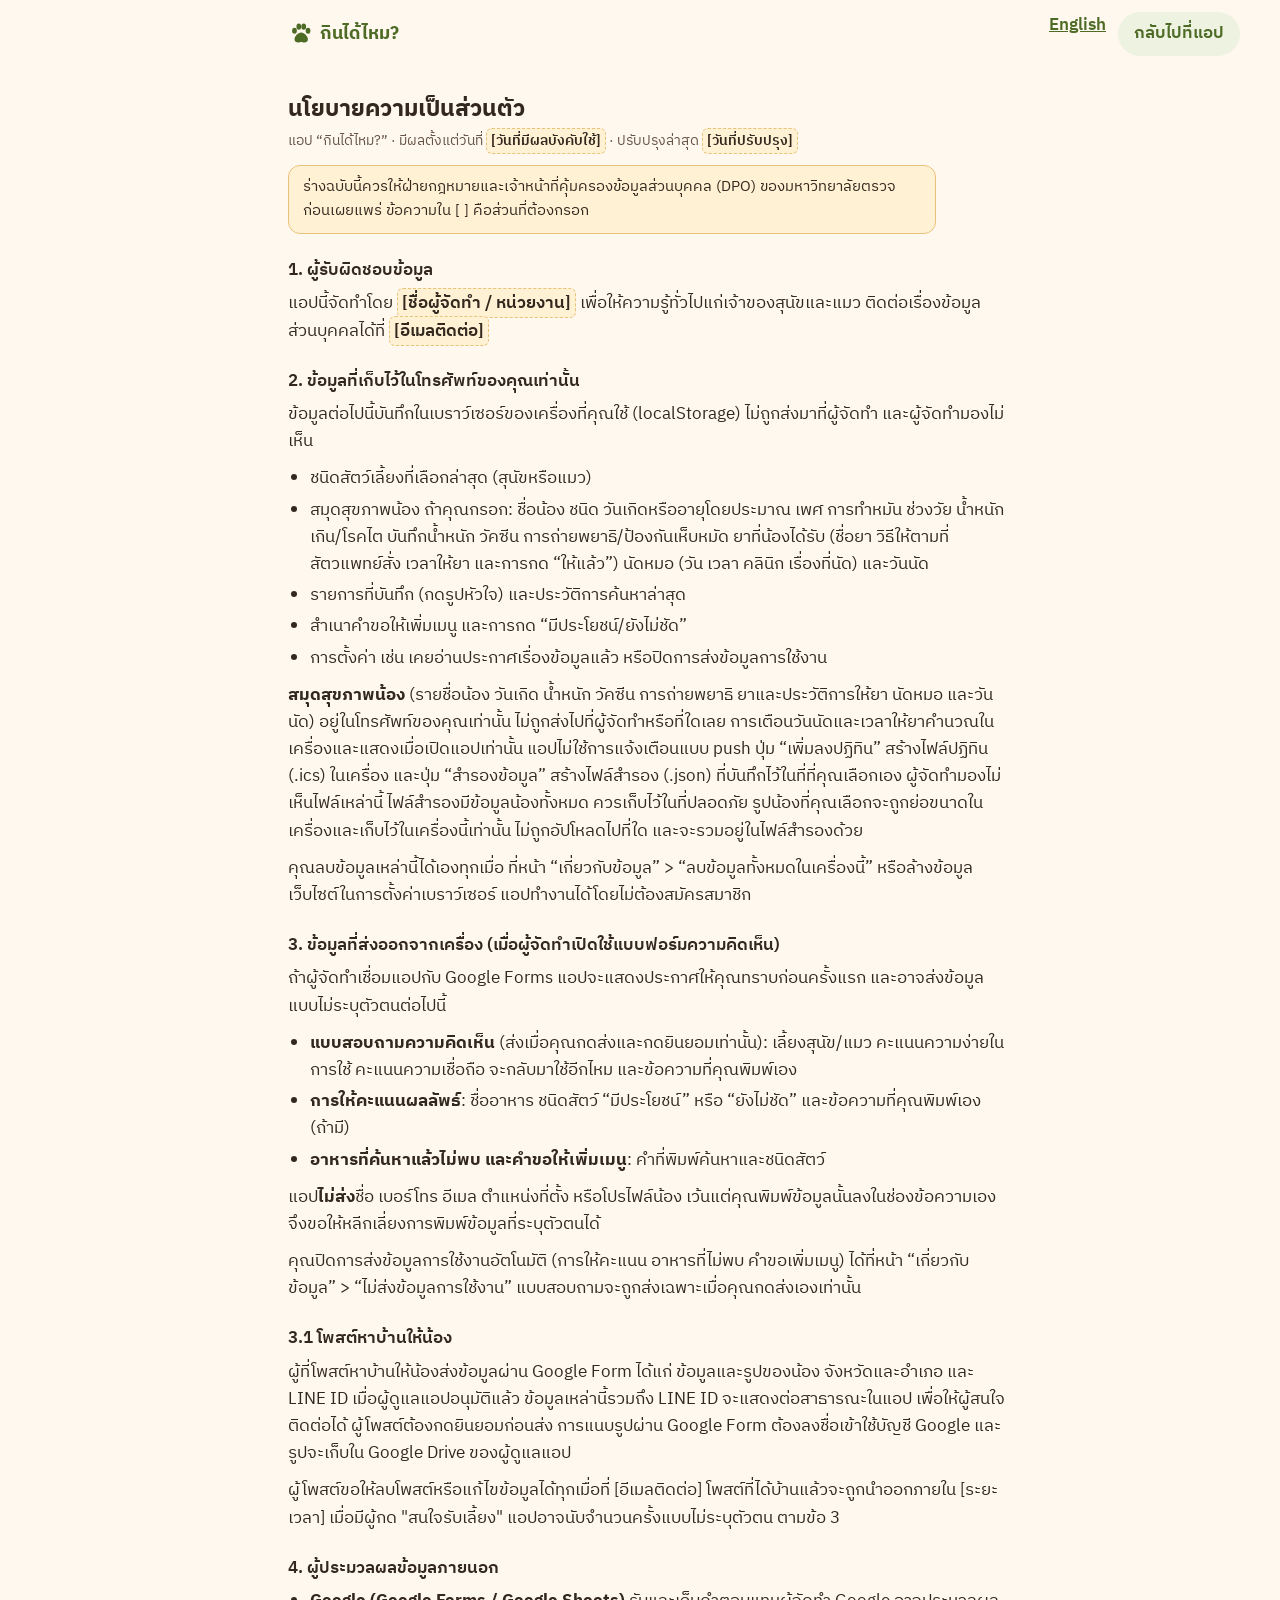
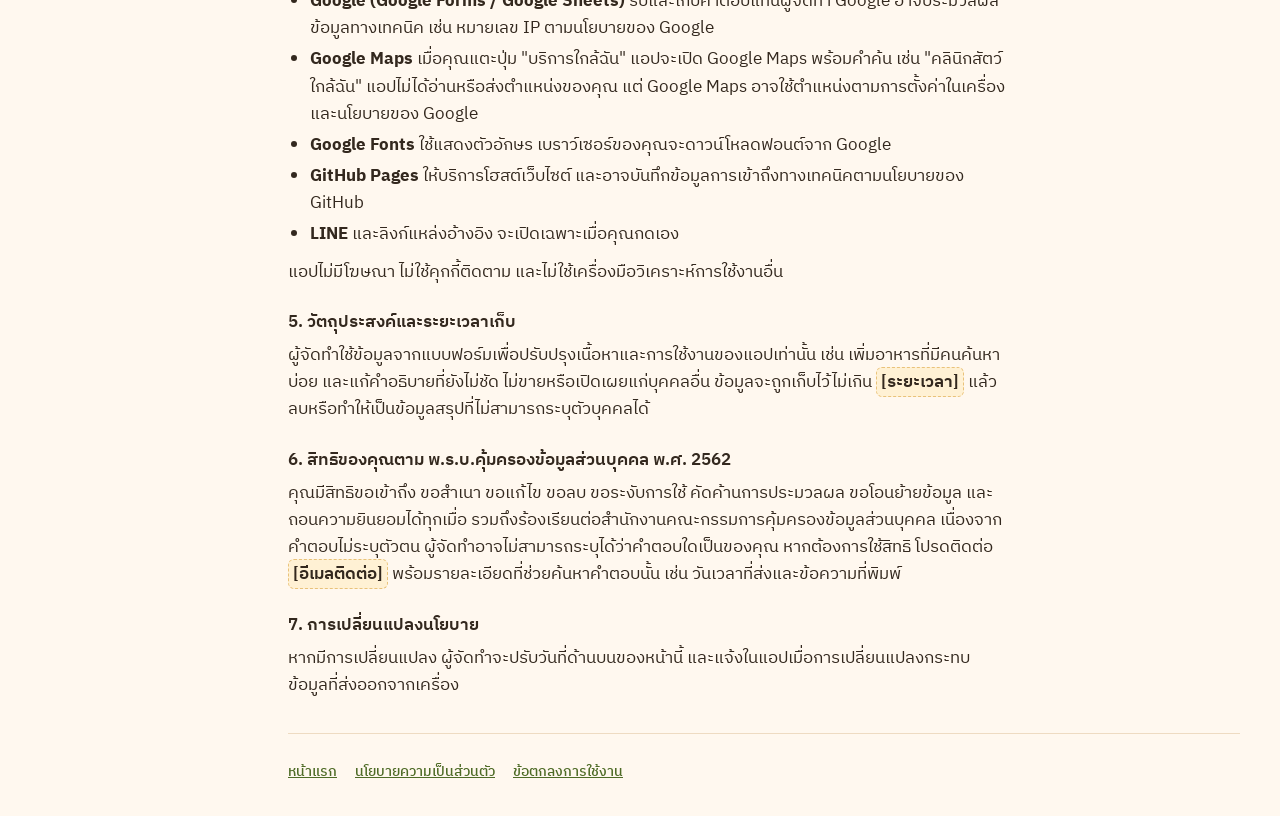
<file: privacy.html>
<!doctype html>
<html lang="th">
<head>
<meta charset="utf-8">
<meta name="viewport" content="width=device-width, initial-scale=1, viewport-fit=cover">
<title>นโยบายความเป็นส่วนตัว — กินได้ไหม?</title>
<meta name="description" content="นโยบายความเป็นส่วนตัวของแอป กินได้ไหม? ข้อมูลใดเก็บในเครื่อง และข้อมูลใดส่งออก">
<meta name="theme-color" content="#4E6B26" media="(prefers-color-scheme: light)">
<meta name="theme-color" content="#1A1511" media="(prefers-color-scheme: dark)">
<meta name="color-scheme" content="light dark">
<link rel="manifest" href="manifest.webmanifest">
<link rel="icon" type="image/png" sizes="32x32" href="icons/favicon-32.png">
<link rel="apple-touch-icon" href="icons/apple-touch-icon.png">
<link rel="alternate" hreflang="en" href="privacy-en.html">
<link rel="preconnect" href="https://fonts.googleapis.com">
<link rel="preconnect" href="https://fonts.gstatic.com" crossorigin>
<link href="https://fonts.googleapis.com/css2?family=IBM+Plex+Sans+Thai:wght@400;500;600;700&display=swap" rel="stylesheet">
<link rel="stylesheet" href="css/app.css">
</head>
<body>
<div class="app">
  <header class="doc-top">
    <a class="brand" href="./" aria-label="กินได้ไหม? กลับหน้าแรก"><svg aria-hidden="true" viewBox="0 0 24 24"><g fill="currentColor"><ellipse cx="6" cy="9" rx="2.2" ry="2.8"/><ellipse cx="10" cy="5.2" rx="2.2" ry="2.8"/><ellipse cx="14.5" cy="5.2" rx="2.2" ry="2.8"/><ellipse cx="18.5" cy="9" rx="2.2" ry="2.8"/><path d="M12.2 10.5c-3 0-6.2 3.6-6.2 6.4 0 2.1 1.6 3 3.3 3 1.3 0 2-.6 2.9-.6s1.6.6 2.9.6c1.7 0 3.3-.9 3.3-3 0-2.8-3.2-6.4-6.2-6.4z"/></g></svg><span class="brand-text">กินได้ไหม?</span></a>
    <a class="link-btn doc-lang" href="privacy-en.html" hreflang="en" lang="en">English</a>
    <a class="btn-ghost" href="./">กลับไปที่แอป</a>
  </header>
  <main class="doc" id="main">
    <h1>นโยบายความเป็นส่วนตัว</h1>
    <p class="meta">แอป “กินได้ไหม?” · มีผลตั้งแต่วันที่ <span class="ph">[วันที่มีผลบังคับใช้]</span> · ปรับปรุงล่าสุด <span class="ph">[วันที่ปรับปรุง]</span></p>
    <p class="legal-note">ร่างฉบับนี้ควรให้ฝ่ายกฎหมายและเจ้าหน้าที่คุ้มครองข้อมูลส่วนบุคคล (DPO) ของมหาวิทยาลัยตรวจก่อนเผยแพร่ ข้อความใน [ ] คือส่วนที่ต้องกรอก</p>

    <h2>1. ผู้รับผิดชอบข้อมูล</h2>
    <p>แอปนี้จัดทำโดย <span class="ph">[ชื่อผู้จัดทำ / หน่วยงาน]</span> เพื่อให้ความรู้ทั่วไปแก่เจ้าของสุนัขและแมว ติดต่อเรื่องข้อมูลส่วนบุคคลได้ที่ <span class="ph">[อีเมลติดต่อ]</span></p>

    <h2>2. ข้อมูลที่เก็บไว้ในโทรศัพท์ของคุณเท่านั้น</h2>
    <p>ข้อมูลต่อไปนี้บันทึกในเบราว์เซอร์ของเครื่องที่คุณใช้ (localStorage) ไม่ถูกส่งมาที่ผู้จัดทำ และผู้จัดทำมองไม่เห็น</p>
    <ul>
      <li>ชนิดสัตว์เลี้ยงที่เลือกล่าสุด (สุนัขหรือแมว)</li>
      <li>สมุดสุขภาพน้อง ถ้าคุณกรอก: ชื่อน้อง ชนิด วันเกิดหรืออายุโดยประมาณ เพศ การทำหมัน ช่วงวัย น้ำหนักเกิน/โรคไต บันทึกน้ำหนัก วัคซีน การถ่ายพยาธิ/ป้องกันเห็บหมัด ยาที่น้องได้รับ (ชื่อยา วิธีให้ตามที่สัตวแพทย์สั่ง เวลาให้ยา และการกด “ให้แล้ว”) นัดหมอ (วัน เวลา คลินิก เรื่องที่นัด) และวันนัด</li>
      <li>รายการที่บันทึก (กดรูปหัวใจ) และประวัติการค้นหาล่าสุด</li>
      <li>สำเนาคำขอให้เพิ่มเมนู และการกด “มีประโยชน์/ยังไม่ชัด”</li>
      <li>การตั้งค่า เช่น เคยอ่านประกาศเรื่องข้อมูลแล้ว หรือปิดการส่งข้อมูลการใช้งาน</li>
    </ul>
    <p><strong>สมุดสุขภาพน้อง</strong> (รายชื่อน้อง วันเกิด น้ำหนัก วัคซีน การถ่ายพยาธิ ยาและประวัติการให้ยา นัดหมอ และวันนัด) อยู่ในโทรศัพท์ของคุณเท่านั้น ไม่ถูกส่งไปที่ผู้จัดทำหรือที่ใดเลย การเตือนวันนัดและเวลาให้ยาคำนวณในเครื่องและแสดงเมื่อเปิดแอปเท่านั้น แอปไม่ใช้การแจ้งเตือนแบบ push ปุ่ม “เพิ่มลงปฏิทิน” สร้างไฟล์ปฏิทิน (.ics) ในเครื่อง และปุ่ม “สำรองข้อมูล” สร้างไฟล์สำรอง (.json) ที่บันทึกไว้ในที่ที่คุณเลือกเอง ผู้จัดทำมองไม่เห็นไฟล์เหล่านี้ ไฟล์สำรองมีข้อมูลน้องทั้งหมด ควรเก็บไว้ในที่ปลอดภัย รูปน้องที่คุณเลือกจะถูกย่อขนาดในเครื่องและเก็บไว้ในเครื่องนี้เท่านั้น ไม่ถูกอัปโหลดไปที่ใด และจะรวมอยู่ในไฟล์สำรองด้วย</p>
    <p>คุณลบข้อมูลเหล่านี้ได้เองทุกเมื่อ ที่หน้า “เกี่ยวกับข้อมูล” &gt; “ลบข้อมูลทั้งหมดในเครื่องนี้” หรือล้างข้อมูลเว็บไซต์ในการตั้งค่าเบราว์เซอร์ แอปทำงานได้โดยไม่ต้องสมัครสมาชิก</p>

    <h2>3. ข้อมูลที่ส่งออกจากเครื่อง (เมื่อผู้จัดทำเปิดใช้แบบฟอร์มความคิดเห็น)</h2>
    <p>ถ้าผู้จัดทำเชื่อมแอปกับ Google Forms แอปจะแสดงประกาศให้คุณทราบก่อนครั้งแรก และอาจส่งข้อมูลแบบไม่ระบุตัวตนต่อไปนี้</p>
    <ul>
      <li><strong>แบบสอบถามความคิดเห็น</strong> (ส่งเมื่อคุณกดส่งและกดยินยอมเท่านั้น): เลี้ยงสุนัข/แมว คะแนนความง่ายในการใช้ คะแนนความเชื่อถือ จะกลับมาใช้อีกไหม และข้อความที่คุณพิมพ์เอง</li>
      <li><strong>การให้คะแนนผลลัพธ์</strong>: ชื่ออาหาร ชนิดสัตว์ “มีประโยชน์” หรือ “ยังไม่ชัด” และข้อความที่คุณพิมพ์เอง (ถ้ามี)</li>
      <li><strong>อาหารที่ค้นหาแล้วไม่พบ และคำขอให้เพิ่มเมนู</strong>: คำที่พิมพ์ค้นหาและชนิดสัตว์</li>
    </ul>
    <p>แอป<strong>ไม่ส่ง</strong>ชื่อ เบอร์โทร อีเมล ตำแหน่งที่ตั้ง หรือโปรไฟล์น้อง เว้นแต่คุณพิมพ์ข้อมูลนั้นลงในช่องข้อความเอง จึงขอให้หลีกเลี่ยงการพิมพ์ข้อมูลที่ระบุตัวตนได้</p>
    <p>คุณปิดการส่งข้อมูลการใช้งานอัตโนมัติ (การให้คะแนน อาหารที่ไม่พบ คำขอเพิ่มเมนู) ได้ที่หน้า “เกี่ยวกับข้อมูล” &gt; “ไม่ส่งข้อมูลการใช้งาน” แบบสอบถามจะถูกส่งเฉพาะเมื่อคุณกดส่งเองเท่านั้น</p>

    <h2>3.1 โพสต์หาบ้านให้น้อง</h2>
    <p>ผู้ที่โพสต์หาบ้านให้น้องส่งข้อมูลผ่าน Google Form ได้แก่ ข้อมูลและรูปของน้อง จังหวัดและอำเภอ และ LINE ID เมื่อผู้ดูแลแอปอนุมัติแล้ว ข้อมูลเหล่านี้รวมถึง LINE ID จะแสดงต่อสาธารณะในแอป เพื่อให้ผู้สนใจติดต่อได้ ผู้โพสต์ต้องกดยินยอมก่อนส่ง การแนบรูปผ่าน Google Form ต้องลงชื่อเข้าใช้บัญชี Google และรูปจะเก็บใน Google Drive ของผู้ดูแลแอป</p>
    <p>ผู้โพสต์ขอให้ลบโพสต์หรือแก้ไขข้อมูลได้ทุกเมื่อที่ [อีเมลติดต่อ] โพสต์ที่ได้บ้านแล้วจะถูกนำออกภายใน [ระยะเวลา] เมื่อมีผู้กด "สนใจรับเลี้ยง" แอปอาจนับจำนวนครั้งแบบไม่ระบุตัวตน ตามข้อ 3</p>

    <h2>4. ผู้ประมวลผลข้อมูลภายนอก</h2>
    <ul>
      <li><strong>Google (Google Forms / Google Sheets)</strong> รับและเก็บคำตอบแทนผู้จัดทำ Google อาจประมวลผลข้อมูลทางเทคนิค เช่น หมายเลข IP ตามนโยบายของ Google</li>
      <li><strong>Google Maps</strong> เมื่อคุณแตะปุ่ม "บริการใกล้ฉัน" แอปจะเปิด Google Maps พร้อมคำค้น เช่น "คลินิกสัตว์ ใกล้ฉัน" แอปไม่ได้อ่านหรือส่งตำแหน่งของคุณ แต่ Google Maps อาจใช้ตำแหน่งตามการตั้งค่าในเครื่องและนโยบายของ Google</li>
      <li><strong>Google Fonts</strong> ใช้แสดงตัวอักษร เบราว์เซอร์ของคุณจะดาวน์โหลดฟอนต์จาก Google</li>
      <li><strong>GitHub Pages</strong> ให้บริการโฮสต์เว็บไซต์ และอาจบันทึกข้อมูลการเข้าถึงทางเทคนิคตามนโยบายของ GitHub</li>
      <li><strong>LINE</strong> และลิงก์แหล่งอ้างอิง จะเปิดเฉพาะเมื่อคุณกดเอง</li>
    </ul>
    <p>แอปไม่มีโฆษณา ไม่ใช้คุกกี้ติดตาม และไม่ใช้เครื่องมือวิเคราะห์การใช้งานอื่น</p>

    <h2>5. วัตถุประสงค์และระยะเวลาเก็บ</h2>
    <p>ผู้จัดทำใช้ข้อมูลจากแบบฟอร์มเพื่อปรับปรุงเนื้อหาและการใช้งานของแอปเท่านั้น เช่น เพิ่มอาหารที่มีคนค้นหาบ่อย และแก้คำอธิบายที่ยังไม่ชัด ไม่ขายหรือเปิดเผยแก่บุคคลอื่น ข้อมูลจะถูกเก็บไว้ไม่เกิน <span class="ph">[ระยะเวลา]</span> แล้วลบหรือทำให้เป็นข้อมูลสรุปที่ไม่สามารถระบุตัวบุคคลได้</p>

    <h2>6. สิทธิของคุณตาม พ.ร.บ.คุ้มครองข้อมูลส่วนบุคคล พ.ศ. 2562</h2>
    <p>คุณมีสิทธิขอเข้าถึง ขอสำเนา ขอแก้ไข ขอลบ ขอระงับการใช้ คัดค้านการประมวลผล ขอโอนย้ายข้อมูล และถอนความยินยอมได้ทุกเมื่อ รวมถึงร้องเรียนต่อสำนักงานคณะกรรมการคุ้มครองข้อมูลส่วนบุคคล เนื่องจากคำตอบไม่ระบุตัวตน ผู้จัดทำอาจไม่สามารถระบุได้ว่าคำตอบใดเป็นของคุณ หากต้องการใช้สิทธิ โปรดติดต่อ <span class="ph">[อีเมลติดต่อ]</span> พร้อมรายละเอียดที่ช่วยค้นหาคำตอบนั้น เช่น วันเวลาที่ส่งและข้อความที่พิมพ์</p>

    <h2>7. การเปลี่ยนแปลงนโยบาย</h2>
    <p>หากมีการเปลี่ยนแปลง ผู้จัดทำจะปรับวันที่ด้านบนของหน้านี้ และแจ้งในแอปเมื่อการเปลี่ยนแปลงกระทบข้อมูลที่ส่งออกจากเครื่อง</p>
  </main>
  <footer class="disc">
    <nav class="foot-links" aria-label="ลิงก์ท้ายหน้า">
      <a class="link-btn" href="./">หน้าแรก</a>
      <a class="link-btn" href="privacy.html">นโยบายความเป็นส่วนตัว</a>
      <a class="link-btn" href="terms.html">ข้อตกลงการใช้งาน</a>
    </nav>
  </footer>
</div>
<script src="js/config.js"></script>
<script src="js/legal.js"></script>
</body>
</html>
</file>
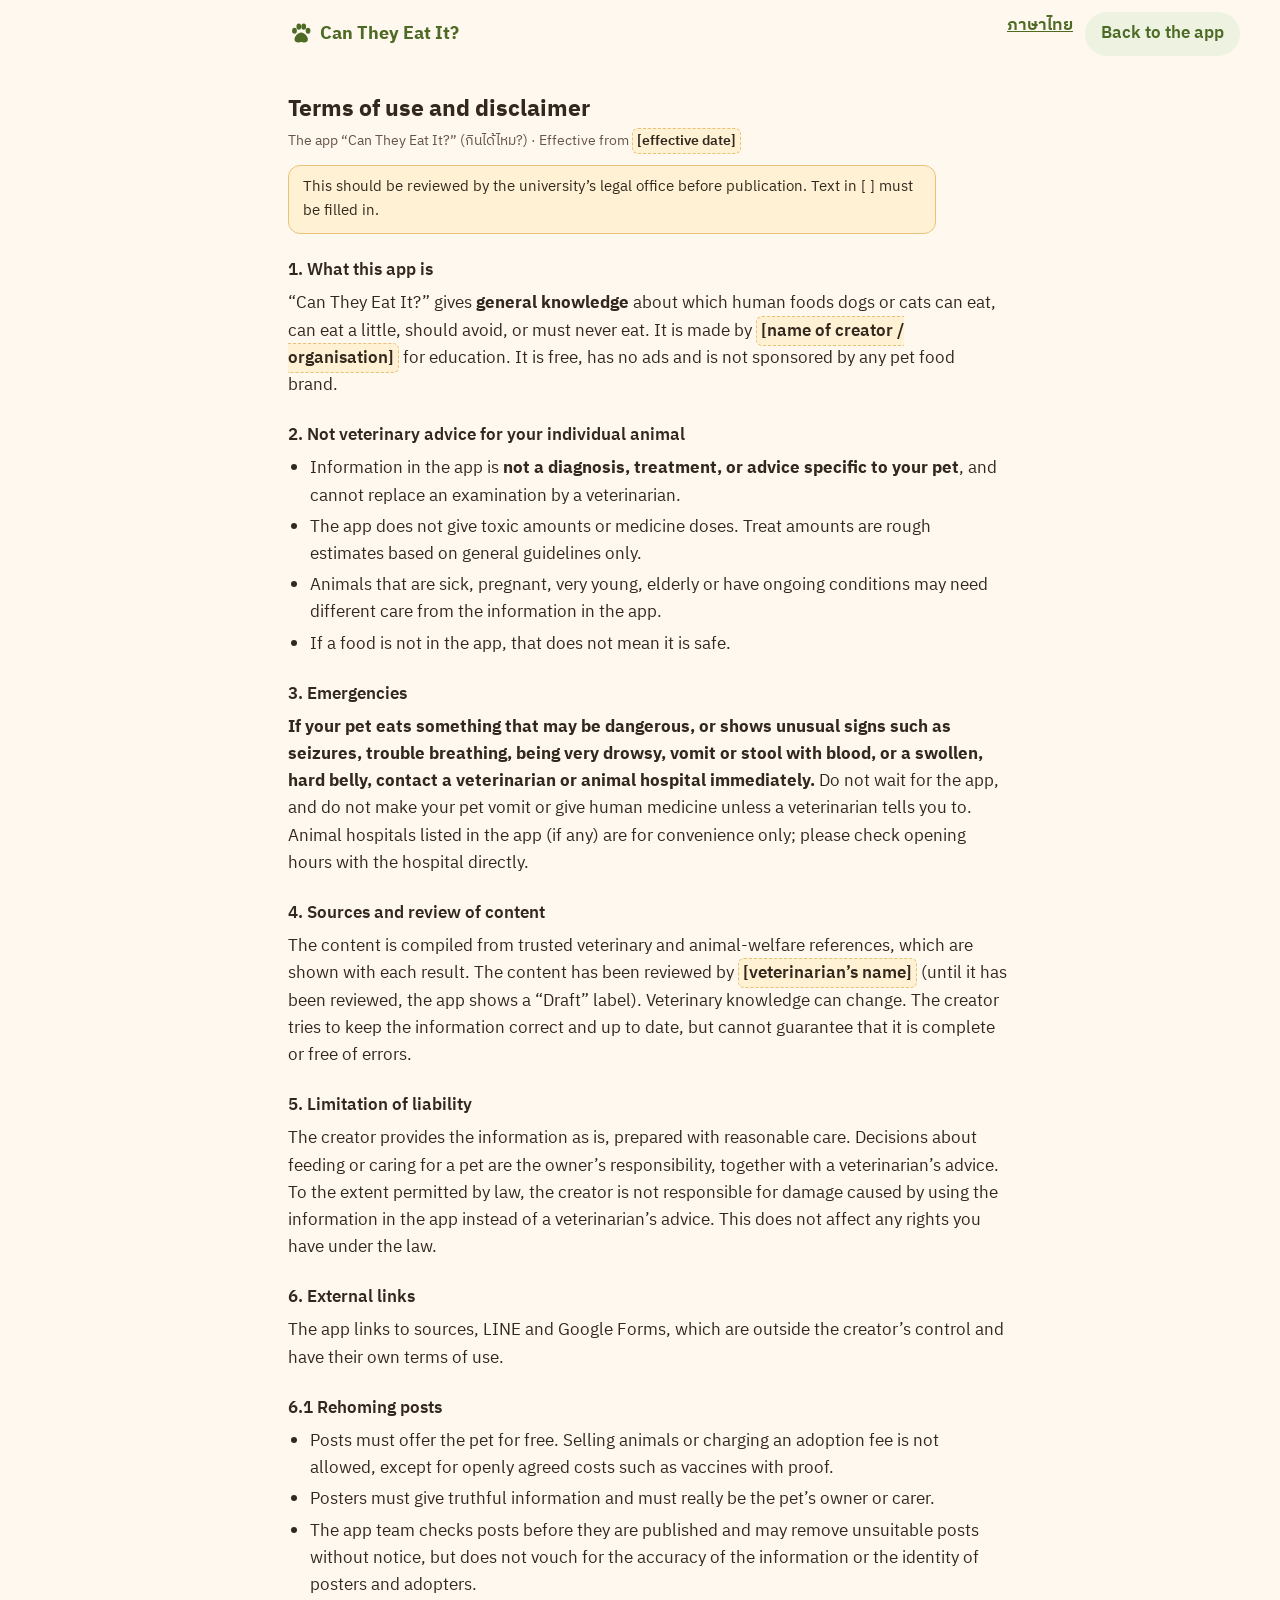
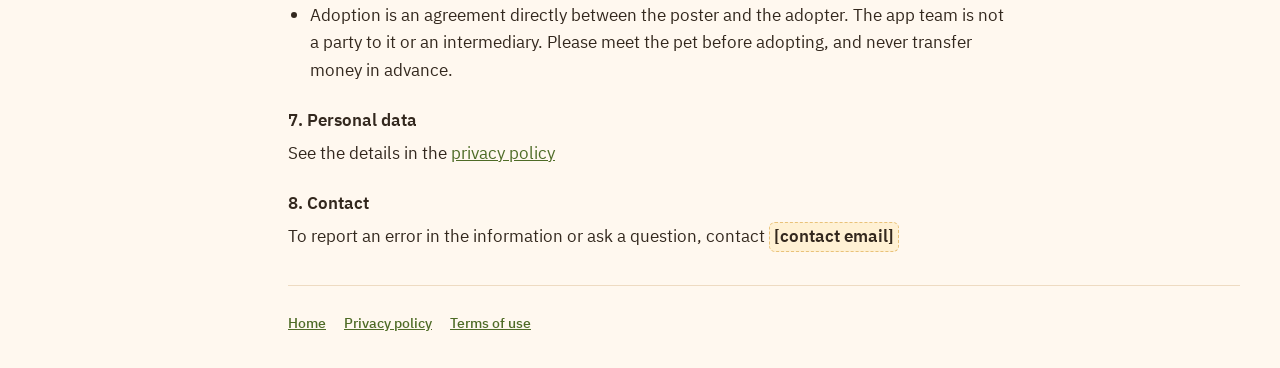
<file: terms-en.html>
<!doctype html>
<html lang="en">
<head>
<meta charset="utf-8">
<meta name="viewport" content="width=device-width, initial-scale=1, viewport-fit=cover">
<title>Terms of use — Can They Eat It?</title>
<meta name="description" content="Terms of use and disclaimer of the app Can They Eat It? (กินได้ไหม?)">
<meta name="theme-color" content="#4E6B26" media="(prefers-color-scheme: light)">
<meta name="theme-color" content="#1A1511" media="(prefers-color-scheme: dark)">
<meta name="color-scheme" content="light dark">
<link rel="manifest" href="manifest.webmanifest">
<link rel="icon" type="image/png" sizes="32x32" href="icons/favicon-32.png">
<link rel="apple-touch-icon" href="icons/apple-touch-icon.png">
<link rel="alternate" hreflang="th" href="terms.html">
<link rel="preconnect" href="https://fonts.googleapis.com">
<link rel="preconnect" href="https://fonts.gstatic.com" crossorigin>
<link href="https://fonts.googleapis.com/css2?family=IBM+Plex+Sans+Thai:wght@400;500;600;700&display=swap" rel="stylesheet">
<link rel="stylesheet" href="css/app.css">
</head>
<body>
<div class="app">
  <header class="doc-top">
    <a class="brand" href="./" aria-label="Can They Eat It? Back to home"><svg aria-hidden="true" viewBox="0 0 24 24"><g fill="currentColor"><ellipse cx="6" cy="9" rx="2.2" ry="2.8"/><ellipse cx="10" cy="5.2" rx="2.2" ry="2.8"/><ellipse cx="14.5" cy="5.2" rx="2.2" ry="2.8"/><ellipse cx="18.5" cy="9" rx="2.2" ry="2.8"/><path d="M12.2 10.5c-3 0-6.2 3.6-6.2 6.4 0 2.1 1.6 3 3.3 3 1.3 0 2-.6 2.9-.6s1.6.6 2.9.6c1.7 0 3.3-.9 3.3-3 0-2.8-3.2-6.4-6.2-6.4z"/></g></svg><span class="brand-text">Can They Eat It?</span></a>
    <a class="link-btn doc-lang" href="terms.html" hreflang="th" lang="th">ภาษาไทย</a>
    <a class="btn-ghost" href="./">Back to the app</a>
  </header>
  <main class="doc" id="main">
    <h1>Terms of use and disclaimer</h1>
    <p class="meta">The app “Can They Eat It?” (<span lang="th">กินได้ไหม?</span>) · Effective from <span class="ph">[effective date]</span></p>
    <p class="legal-note">This should be reviewed by the university’s legal office before publication. Text in [ ] must be filled in.</p>

    <h2>1. What this app is</h2>
    <p>“Can They Eat It?” gives <strong>general knowledge</strong> about which human foods dogs or cats can eat, can eat a little, should avoid, or must never eat. It is made by <span class="ph">[name of creator / organisation]</span> for education. It is free, has no ads and is not sponsored by any pet food brand.</p>

    <h2>2. Not veterinary advice for your individual animal</h2>
    <ul>
      <li>Information in the app is <strong>not a diagnosis, treatment, or advice specific to your pet</strong>, and cannot replace an examination by a veterinarian.</li>
      <li>The app does not give toxic amounts or medicine doses. Treat amounts are rough estimates based on general guidelines only.</li>
      <li>Animals that are sick, pregnant, very young, elderly or have ongoing conditions may need different care from the information in the app.</li>
      <li>If a food is not in the app, that does not mean it is safe.</li>
    </ul>

    <h2>3. Emergencies</h2>
    <p><strong>If your pet eats something that may be dangerous, or shows unusual signs such as seizures, trouble breathing, being very drowsy, vomit or stool with blood, or a swollen, hard belly, contact a veterinarian or animal hospital immediately.</strong> Do not wait for the app, and do not make your pet vomit or give human medicine unless a veterinarian tells you to. Animal hospitals listed in the app (if any) are for convenience only; please check opening hours with the hospital directly.</p>

    <h2>4. Sources and review of content</h2>
    <p>The content is compiled from trusted veterinary and animal-welfare references, which are shown with each result. The content has been reviewed by <span class="ph js-reviewer">[veterinarian’s name]</span><span class="js-draft-only"> (until it has been reviewed, the app shows a “Draft” label)</span>. Veterinary knowledge can change. The creator tries to keep the information correct and up to date, but cannot guarantee that it is complete or free of errors.</p>

    <h2>5. Limitation of liability</h2>
    <p>The creator provides the information as is, prepared with reasonable care. Decisions about feeding or caring for a pet are the owner’s responsibility, together with a veterinarian’s advice. To the extent permitted by law, the creator is not responsible for damage caused by using the information in the app instead of a veterinarian’s advice. This does not affect any rights you have under the law.</p>

    <h2>6. External links</h2>
    <p>The app links to sources, LINE and Google Forms, which are outside the creator’s control and have their own terms of use.</p>

    <h2>6.1 Rehoming posts</h2>
    <ul>
      <li>Posts must offer the pet for free. Selling animals or charging an adoption fee is not allowed, except for openly agreed costs such as vaccines with proof.</li>
      <li>Posters must give truthful information and must really be the pet’s owner or carer.</li>
      <li>The app team checks posts before they are published and may remove unsuitable posts without notice, but does not vouch for the accuracy of the information or the identity of posters and adopters.</li>
      <li>Adoption is an agreement directly between the poster and the adopter. The app team is not a party to it or an intermediary. Please meet the pet before adopting, and never transfer money in advance.</li>
    </ul>

    <h2>7. Personal data</h2>
    <p>See the details in the <a href="privacy-en.html">privacy policy</a></p>

    <h2>8. Contact</h2>
    <p>To report an error in the information or ask a question, contact <span class="ph">[contact email]</span></p>
  </main>
  <footer class="disc">
    <nav class="foot-links" aria-label="Footer links">
      <a class="link-btn" href="./">Home</a>
      <a class="link-btn" href="privacy-en.html">Privacy policy</a>
      <a class="link-btn" href="terms-en.html">Terms of use</a>
    </nav>
  </footer>
</div>
<script src="js/config.js"></script>
<script src="js/legal.js"></script>
</body>
</html>
</file>
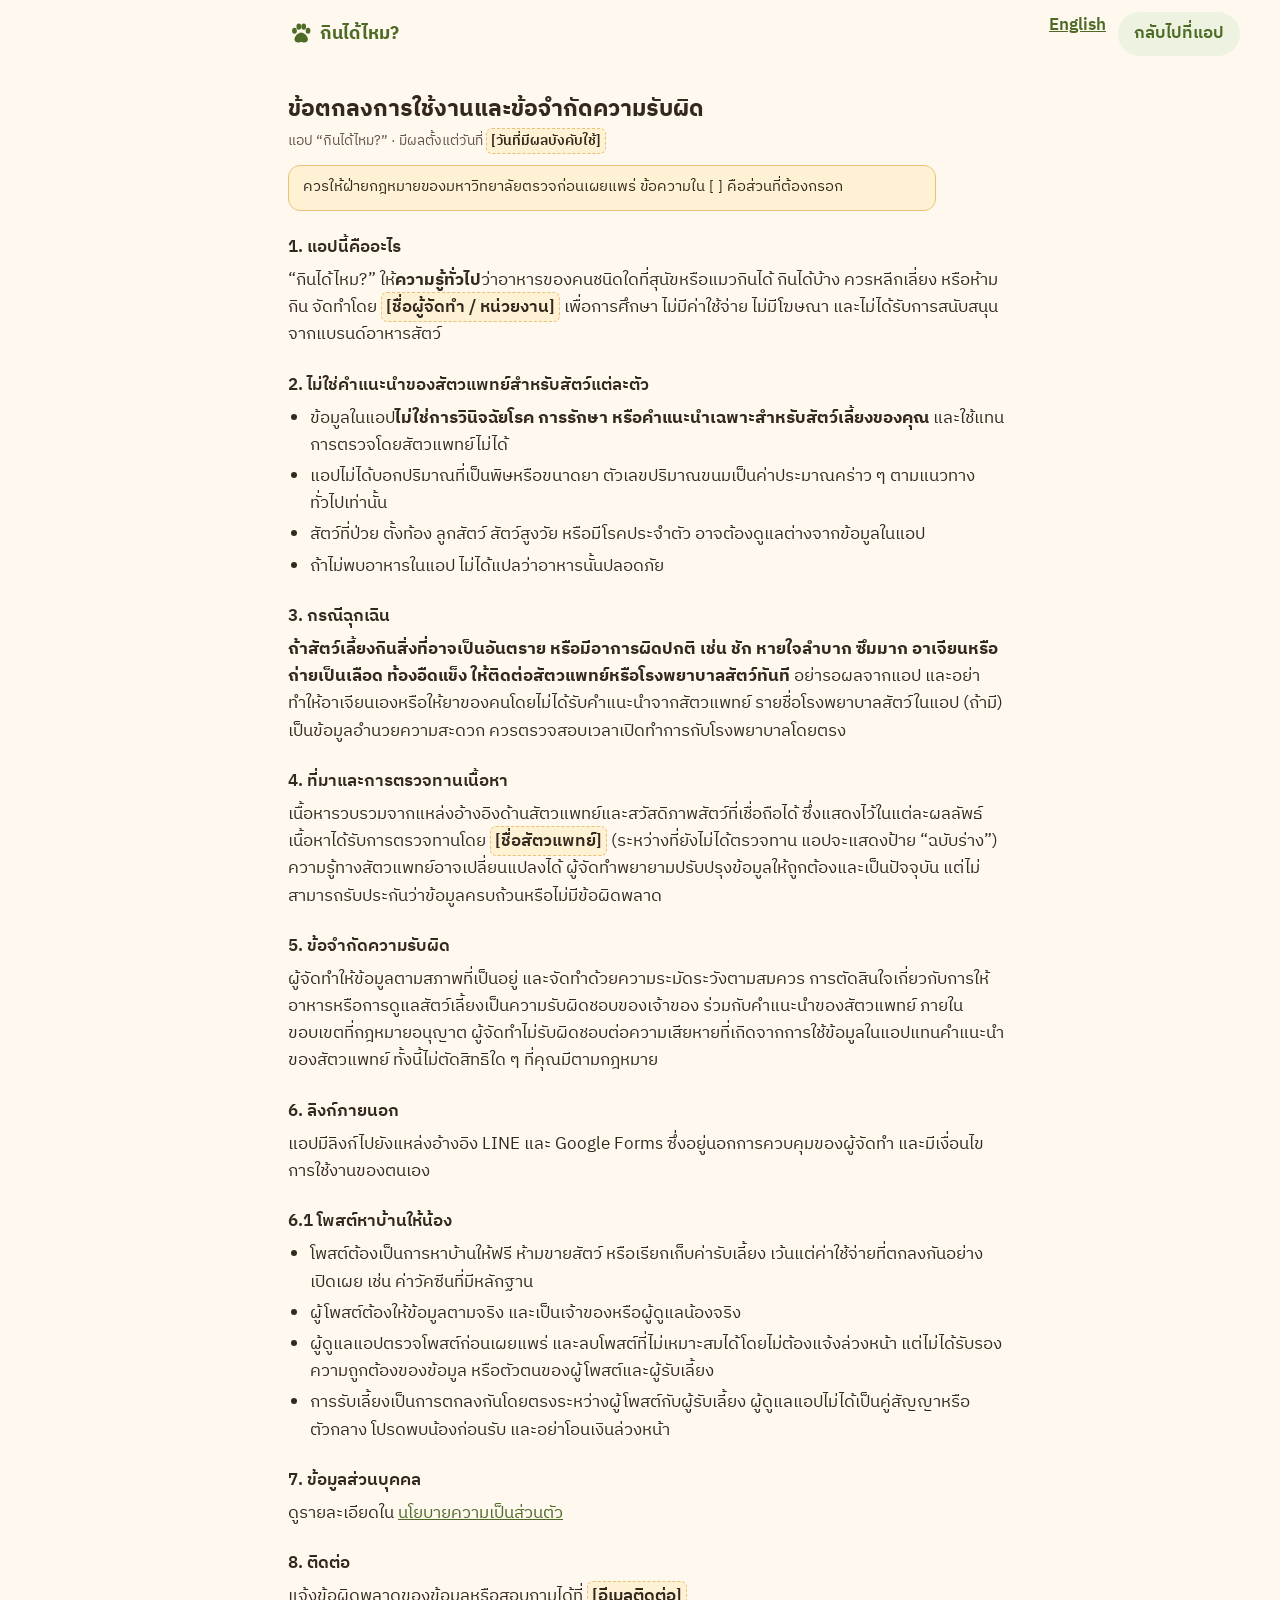
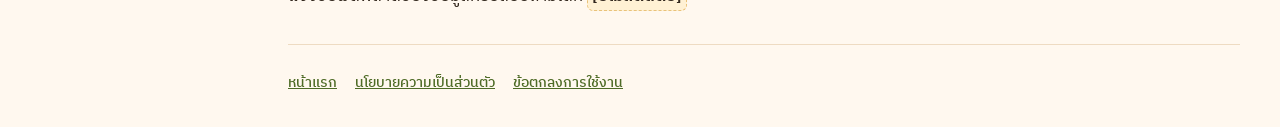
<file: terms.html>
<!doctype html>
<html lang="th">
<head>
<meta charset="utf-8">
<meta name="viewport" content="width=device-width, initial-scale=1, viewport-fit=cover">
<title>ข้อตกลงการใช้งาน — กินได้ไหม?</title>
<meta name="description" content="ข้อตกลงการใช้งานและข้อจำกัดความรับผิดของแอป กินได้ไหม?">
<meta name="theme-color" content="#4E6B26" media="(prefers-color-scheme: light)">
<meta name="theme-color" content="#1A1511" media="(prefers-color-scheme: dark)">
<meta name="color-scheme" content="light dark">
<link rel="manifest" href="manifest.webmanifest">
<link rel="icon" type="image/png" sizes="32x32" href="icons/favicon-32.png">
<link rel="apple-touch-icon" href="icons/apple-touch-icon.png">
<link rel="alternate" hreflang="en" href="terms-en.html">
<link rel="preconnect" href="https://fonts.googleapis.com">
<link rel="preconnect" href="https://fonts.gstatic.com" crossorigin>
<link href="https://fonts.googleapis.com/css2?family=IBM+Plex+Sans+Thai:wght@400;500;600;700&display=swap" rel="stylesheet">
<link rel="stylesheet" href="css/app.css">
</head>
<body>
<div class="app">
  <header class="doc-top">
    <a class="brand" href="./" aria-label="กินได้ไหม? กลับหน้าแรก"><svg aria-hidden="true" viewBox="0 0 24 24"><g fill="currentColor"><ellipse cx="6" cy="9" rx="2.2" ry="2.8"/><ellipse cx="10" cy="5.2" rx="2.2" ry="2.8"/><ellipse cx="14.5" cy="5.2" rx="2.2" ry="2.8"/><ellipse cx="18.5" cy="9" rx="2.2" ry="2.8"/><path d="M12.2 10.5c-3 0-6.2 3.6-6.2 6.4 0 2.1 1.6 3 3.3 3 1.3 0 2-.6 2.9-.6s1.6.6 2.9.6c1.7 0 3.3-.9 3.3-3 0-2.8-3.2-6.4-6.2-6.4z"/></g></svg><span class="brand-text">กินได้ไหม?</span></a>
    <a class="link-btn doc-lang" href="terms-en.html" hreflang="en" lang="en">English</a>
    <a class="btn-ghost" href="./">กลับไปที่แอป</a>
  </header>
  <main class="doc" id="main">
    <h1>ข้อตกลงการใช้งานและข้อจำกัดความรับผิด</h1>
    <p class="meta">แอป “กินได้ไหม?” · มีผลตั้งแต่วันที่ <span class="ph">[วันที่มีผลบังคับใช้]</span></p>
    <p class="legal-note">ควรให้ฝ่ายกฎหมายของมหาวิทยาลัยตรวจก่อนเผยแพร่ ข้อความใน [ ] คือส่วนที่ต้องกรอก</p>

    <h2>1. แอปนี้คืออะไร</h2>
    <p>“กินได้ไหม?” ให้<strong>ความรู้ทั่วไป</strong>ว่าอาหารของคนชนิดใดที่สุนัขหรือแมวกินได้ กินได้บ้าง ควรหลีกเลี่ยง หรือห้ามกิน จัดทำโดย <span class="ph">[ชื่อผู้จัดทำ / หน่วยงาน]</span> เพื่อการศึกษา ไม่มีค่าใช้จ่าย ไม่มีโฆษณา และไม่ได้รับการสนับสนุนจากแบรนด์อาหารสัตว์</p>

    <h2>2. ไม่ใช่คำแนะนำของสัตวแพทย์สำหรับสัตว์แต่ละตัว</h2>
    <ul>
      <li>ข้อมูลในแอป<strong>ไม่ใช่การวินิจฉัยโรค การรักษา หรือคำแนะนำเฉพาะสำหรับสัตว์เลี้ยงของคุณ</strong> และใช้แทนการตรวจโดยสัตวแพทย์ไม่ได้</li>
      <li>แอปไม่ได้บอกปริมาณที่เป็นพิษหรือขนาดยา ตัวเลขปริมาณขนมเป็นค่าประมาณคร่าว ๆ ตามแนวทางทั่วไปเท่านั้น</li>
      <li>สัตว์ที่ป่วย ตั้งท้อง ลูกสัตว์ สัตว์สูงวัย หรือมีโรคประจำตัว อาจต้องดูแลต่างจากข้อมูลในแอป</li>
      <li>ถ้าไม่พบอาหารในแอป ไม่ได้แปลว่าอาหารนั้นปลอดภัย</li>
    </ul>

    <h2>3. กรณีฉุกเฉิน</h2>
    <p><strong>ถ้าสัตว์เลี้ยงกินสิ่งที่อาจเป็นอันตราย หรือมีอาการผิดปกติ เช่น ชัก หายใจลำบาก ซึมมาก อาเจียนหรือถ่ายเป็นเลือด ท้องอืดแข็ง ให้ติดต่อสัตวแพทย์หรือโรงพยาบาลสัตว์ทันที</strong> อย่ารอผลจากแอป และอย่าทำให้อาเจียนเองหรือให้ยาของคนโดยไม่ได้รับคำแนะนำจากสัตวแพทย์ รายชื่อโรงพยาบาลสัตว์ในแอป (ถ้ามี) เป็นข้อมูลอำนวยความสะดวก ควรตรวจสอบเวลาเปิดทำการกับโรงพยาบาลโดยตรง</p>

    <h2>4. ที่มาและการตรวจทานเนื้อหา</h2>
    <p>เนื้อหารวบรวมจากแหล่งอ้างอิงด้านสัตวแพทย์และสวัสดิภาพสัตว์ที่เชื่อถือได้ ซึ่งแสดงไว้ในแต่ละผลลัพธ์ เนื้อหาได้รับการตรวจทานโดย <span class="ph js-reviewer">[ชื่อสัตวแพทย์]</span><span class="js-draft-only"> (ระหว่างที่ยังไม่ได้ตรวจทาน แอปจะแสดงป้าย “ฉบับร่าง”)</span> ความรู้ทางสัตวแพทย์อาจเปลี่ยนแปลงได้ ผู้จัดทำพยายามปรับปรุงข้อมูลให้ถูกต้องและเป็นปัจจุบัน แต่ไม่สามารถรับประกันว่าข้อมูลครบถ้วนหรือไม่มีข้อผิดพลาด</p>

    <h2>5. ข้อจำกัดความรับผิด</h2>
    <p>ผู้จัดทำให้ข้อมูลตามสภาพที่เป็นอยู่ และจัดทำด้วยความระมัดระวังตามสมควร การตัดสินใจเกี่ยวกับการให้อาหารหรือการดูแลสัตว์เลี้ยงเป็นความรับผิดชอบของเจ้าของ ร่วมกับคำแนะนำของสัตวแพทย์ ภายในขอบเขตที่กฎหมายอนุญาต ผู้จัดทำไม่รับผิดชอบต่อความเสียหายที่เกิดจากการใช้ข้อมูลในแอปแทนคำแนะนำของสัตวแพทย์ ทั้งนี้ไม่ตัดสิทธิใด ๆ ที่คุณมีตามกฎหมาย</p>

    <h2>6. ลิงก์ภายนอก</h2>
    <p>แอปมีลิงก์ไปยังแหล่งอ้างอิง LINE และ Google Forms ซึ่งอยู่นอกการควบคุมของผู้จัดทำ และมีเงื่อนไขการใช้งานของตนเอง</p>

    <h2>6.1 โพสต์หาบ้านให้น้อง</h2>
    <ul>
      <li>โพสต์ต้องเป็นการหาบ้านให้ฟรี ห้ามขายสัตว์ หรือเรียกเก็บค่ารับเลี้ยง เว้นแต่ค่าใช้จ่ายที่ตกลงกันอย่างเปิดเผย เช่น ค่าวัคซีนที่มีหลักฐาน</li>
      <li>ผู้โพสต์ต้องให้ข้อมูลตามจริง และเป็นเจ้าของหรือผู้ดูแลน้องจริง</li>
      <li>ผู้ดูแลแอปตรวจโพสต์ก่อนเผยแพร่ และลบโพสต์ที่ไม่เหมาะสมได้โดยไม่ต้องแจ้งล่วงหน้า แต่ไม่ได้รับรองความถูกต้องของข้อมูล หรือตัวตนของผู้โพสต์และผู้รับเลี้ยง</li>
      <li>การรับเลี้ยงเป็นการตกลงกันโดยตรงระหว่างผู้โพสต์กับผู้รับเลี้ยง ผู้ดูแลแอปไม่ได้เป็นคู่สัญญาหรือตัวกลาง โปรดพบน้องก่อนรับ และอย่าโอนเงินล่วงหน้า</li>
    </ul>

    <h2>7. ข้อมูลส่วนบุคคล</h2>
    <p>ดูรายละเอียดใน <a href="privacy.html">นโยบายความเป็นส่วนตัว</a></p>

    <h2>8. ติดต่อ</h2>
    <p>แจ้งข้อผิดพลาดของข้อมูลหรือสอบถามได้ที่ <span class="ph">[อีเมลติดต่อ]</span></p>
  </main>
  <footer class="disc">
    <nav class="foot-links" aria-label="ลิงก์ท้ายหน้า">
      <a class="link-btn" href="./">หน้าแรก</a>
      <a class="link-btn" href="privacy.html">นโยบายความเป็นส่วนตัว</a>
      <a class="link-btn" href="terms.html">ข้อตกลงการใช้งาน</a>
    </nav>
  </footer>
</div>
<script src="js/config.js"></script>
<script src="js/legal.js"></script>
</body>
</html>
</file>
<file: css/app.css>
/* ===== Theme tokens (light) — every color in the app comes from here ===== */
:root{
  /* โทนสีจากรูปน้องหมาน้องแมว: ครีมขนนุ่ม เขียวชุดไดโนเสาร์ ส้มขนคอร์กี้ ชมพูจมูกน้องแมว */
  --bg:#FFF8EF; --surface:#FFFFFF; --surface-2:#FBEEDC; --line:#EEDBC2;
  --ink:#33281E; --ink-2:#665446; --ph:#7A6A5C;
  --primary:#4E6B26; --primary-ink:#FFFFFF; --primary-soft:#EDF3E0;
  --dog:#A9551A; --dog-soft:#FBE7D3; --cat:#A8435C; --cat-soft:#FBE4EA;
  --safe:#1C6B3A; --safe-bg:#E4F3E8; --safe-line:#9FD0AE;
  --lim:#7A4A00;  --lim-bg:#FFF1D4;  --lim-line:#E9C27A;
  --avo:#8F3A0E;  --avo-bg:#FDE9DA;  --avo-line:#EBB08A;
  --tox:#A8231B;  --tox-bg:#FCE8E6;  --tox-line:#EFA9A3;
  --unk:#47515A;  --unk-bg:#ECEEF0;  --unk-line:#C3C9CF;
  --glyph:#FFFFFF;                 /* mark drawn inside filled status icons */
  --danger:#B3261E; --danger-ink:#FFFFFF; --danger-hover:#931F18;
  --heart:#B3261E;
  --focus:#1B4FA0; --focus-ring:rgba(27,79,160,.35);
  --paw:#E8CFAE;
  --shadow:0 1px 2px rgba(90,55,20,.07),0 4px 14px rgba(90,55,20,.08);
  --r:18px; --r-sm:12px;
  color-scheme:light;
}
/* ===== Dark theme (system preference unless forced light) ===== */
@media (prefers-color-scheme: dark){
  :root:not([data-theme="light"]){
    --bg:#1A1511; --surface:#241D17; --surface-2:#2E251E; --line:#46392D;
    --ink:#F6EDE2; --ink-2:#CDBCA9; --ph:#A8957F;
    --primary:#B5D38A; --primary-ink:#1A2410; --primary-soft:#2E3A1E;
    --dog:#F2A86A; --dog-soft:#3D2717; --cat:#F3A0B5; --cat-soft:#3E2229;
    --safe:#86D9A5; --safe-bg:#14301F; --safe-line:#2F6B45;
    --lim:#F2C66E;  --lim-bg:#33270E;  --lim-line:#7A5B1F;
    --avo:#F5A97F;  --avo-bg:#3A2216;  --avo-line:#87492A;
    --tox:#FF9F96;  --tox-bg:#3E1917;  --tox-line:#8C3A33;
    --unk:#C6CED5;  --unk-bg:#2A3036;  --unk-line:#5A646D;
    --glyph:#1A1511;
    --danger:#C0322A; --danger-ink:#FFFFFF; --danger-hover:#D8443B;
    --heart:#FF9F96;
    --focus:#9BC0FF; --focus-ring:rgba(155,192,255,.4);
    --paw:#4A3B2E;
    --shadow:0 1px 2px rgba(0,0,0,.35),0 4px 14px rgba(0,0,0,.3);
    color-scheme:dark;
  }
}
:root[data-theme="dark"]{
  --bg:#1A1511; --surface:#241D17; --surface-2:#2E251E; --line:#46392D;
  --ink:#F6EDE2; --ink-2:#CDBCA9; --ph:#A8957F;
  --primary:#B5D38A; --primary-ink:#1A2410; --primary-soft:#2E3A1E;
  --dog:#F2A86A; --dog-soft:#3D2717; --cat:#F3A0B5; --cat-soft:#3E2229;
  --safe:#86D9A5; --safe-bg:#14301F; --safe-line:#2F6B45;
  --lim:#F2C66E;  --lim-bg:#33270E;  --lim-line:#7A5B1F;
  --avo:#F5A97F;  --avo-bg:#3A2216;  --avo-line:#87492A;
  --tox:#FF9F96;  --tox-bg:#3E1917;  --tox-line:#8C3A33;
  --unk:#C6CED5;  --unk-bg:#2A3036;  --unk-line:#5A646D;
  --glyph:#1A1511;
  --danger:#C0322A; --danger-ink:#FFFFFF; --danger-hover:#D8443B;
  --heart:#FF9F96;
  --focus:#9BC0FF; --focus-ring:rgba(155,192,255,.4);
  --paw:#4A3B2E;
  --shadow:0 1px 2px rgba(0,0,0,.35),0 4px 14px rgba(0,0,0,.3);
  color-scheme:dark;
}

*{box-sizing:border-box}
html{-webkit-text-size-adjust:100%;background:var(--bg)}
body{margin:0;background:var(--bg);color:var(--ink);font-family:"IBM Plex Sans Thai",system-ui,-apple-system,"Segoe UI",sans-serif;font-size:17px;line-height:1.6;overflow-x:hidden;
  /* safe areas (notch / home indicator) for installed app + viewport-fit=cover */
  padding-top:env(safe-area-inset-top, 0px);padding-bottom:env(safe-area-inset-bottom, 0px);min-height:100vh;min-height:100dvh}
.sprite{position:absolute;width:0;height:0;overflow:hidden}
.app{max-width:480px;margin:0 auto;min-height:100vh;min-height:100dvh;display:flex;flex-direction:column;padding-left:max(16px, env(safe-area-inset-left, 0px));padding-right:max(16px, env(safe-area-inset-right, 0px))}
main{flex:1;padding-bottom:16px;min-width:0}
h1{font-size:1.6rem;line-height:1.3;margin:12px 0 6px;font-weight:700}
h2{font-size:1.1rem;line-height:1.4;margin:22px 0 8px;font-weight:600}
h3{font-size:1rem;margin:0 0 4px;font-weight:600}
p{margin:0 0 10px}
.muted{color:var(--ink-2)}
.small{font-size:.9rem}
[hidden]{display:none!important}
button,a,input,textarea,select{font:inherit}
a{color:var(--primary)}
:focus-visible{outline:3px solid var(--focus);outline-offset:2px;border-radius:8px}
.sr-only{position:absolute;width:1px;height:1px;padding:0;margin:-1px;overflow:hidden;clip:rect(0,0,0,0);white-space:nowrap;border:0}

/* ---- SVG sprite parts styled via classes (no hex inside symbols) ---- */
.fd-bg{fill:var(--dog-soft)} .fd-ln{stroke:var(--dog);fill:none} .fd-fi{fill:var(--dog)}
.fc-bg{fill:var(--cat-soft)} .fc-ln{stroke:var(--cat);fill:none} .fc-fi{fill:var(--cat)}
.gl{stroke:var(--glyph);fill:none} .glf{fill:var(--glyph)}

/* ---- header ---- */
header.top{display:flex;align-items:center;gap:6px;padding:12px 0 6px}
.brand{display:flex;align-items:center;gap:6px;font-weight:700;color:var(--primary);font-size:1.12rem;text-decoration:none;min-height:44px;flex:1 1 auto;min-width:0;white-space:nowrap}
.brand svg{width:26px;height:26px;flex:none}
.icon-btn{appearance:none;flex:none;width:44px;height:44px;border:1px solid var(--line);background:var(--surface);color:var(--primary);border-radius:12px;display:inline-flex;align-items:center;justify-content:center;cursor:pointer;padding:0}
.icon-btn svg{width:22px;height:22px}
.btn-emg{appearance:none;flex:none;border:0;background:var(--danger);color:var(--danger-ink);border-radius:12px;min-height:44px;padding:0 12px;display:inline-flex;align-items:center;gap:6px;font-weight:600;font-size:.9rem;cursor:pointer;white-space:nowrap}
.btn-emg:hover{background:var(--danger-hover)}
.btn-emg svg{width:20px;height:20px;flex:none}
@media (max-width:370px){ .brand .brand-text{position:absolute;width:1px;height:1px;overflow:hidden;clip:rect(0,0,0,0)} }

/* ---- draft banner ---- */
.draft-banner{display:flex;gap:8px;align-items:flex-start;background:var(--lim-bg);border:1px solid var(--lim-line);color:var(--ink);border-radius:var(--r-sm);padding:8px 12px;font-size:.88rem;margin-top:6px}
.draft-banner svg{width:18px;height:18px;flex:none;margin-top:3px;color:var(--lim)}
.draft-banner a{color:var(--ink);font-weight:600}

/* ---- species cards ---- */
.species{display:grid;grid-template-columns:1fr 1fr;gap:14px;margin-top:18px}
.sp-card{appearance:none;border:2px solid var(--line);background:var(--surface);border-radius:20px;padding:20px 10px 16px;min-height:180px;display:flex;flex-direction:column;align-items:center;justify-content:center;gap:10px;cursor:pointer;box-shadow:var(--shadow);color:var(--ink);font-size:1.25rem;font-weight:600;transition:transform .15s,border-color .15s}
.sp-card svg{width:96px;height:96px}
.sp-card:hover{border-color:var(--dog)}
.sp-card[data-sp="cat"]:hover{border-color:var(--cat)}
.sp-card:active{transform:scale(.98)}
.intro-note{display:flex;gap:10px;align-items:flex-start;background:var(--surface-2);border-radius:var(--r-sm);padding:12px 14px;margin-top:6px}
.intro-note svg{flex:none;width:22px;height:22px;margin-top:3px;color:var(--primary)}
.home-links{display:flex;flex-direction:column;gap:8px;margin-top:16px}
.row-btn{appearance:none;width:100%;display:flex;align-items:center;gap:12px;min-height:52px;padding:8px 14px;border:1px solid var(--line);background:var(--surface);border-radius:14px;color:var(--ink);text-align:left;cursor:pointer;text-decoration:none;font-weight:500}
.row-btn:hover{border-color:var(--primary)}
.row-btn svg{width:22px;height:22px;flex:none;color:var(--primary)}
.row-btn .sub{display:block;font-size:.84rem;color:var(--ink-2);font-weight:400}

/* ---- search screen ---- */
.for-bar{display:flex;align-items:center;justify-content:space-between;gap:8px;background:var(--surface);border:1px solid var(--line);border-radius:999px;padding:4px 4px 4px 12px;margin-top:6px}
.for-bar .who{display:flex;align-items:center;gap:8px;font-size:.95rem;min-width:0}
.for-bar .who svg{width:28px;height:28px;flex:none}
.for-bar strong{color:var(--dog)}
body.cat .for-bar strong{color:var(--cat)}
.btn-ghost{appearance:none;border:0;background:var(--primary-soft);color:var(--primary);border-radius:999px;min-height:44px;padding:0 16px;font-weight:600;cursor:pointer;display:inline-flex;align-items:center;gap:6px;flex:none;text-decoration:none}
.btn-ghost svg{width:18px;height:18px}
.field{margin-top:8px}
.field label{display:block;font-weight:600;margin-bottom:6px}
.search-wrap{position:relative}
.search-wrap > svg{position:absolute;left:14px;top:50%;transform:translateY(-50%);width:22px;height:22px;color:var(--ink-2);pointer-events:none}
.search-wrap input{width:100%;min-height:54px;border:2px solid var(--line);border-radius:14px;background:var(--surface);padding:10px 48px 10px 46px;font-size:1.05rem;color:var(--ink)}
.search-wrap input::placeholder{color:var(--ph)}
.search-wrap input:focus{border-color:var(--primary);outline:none;box-shadow:0 0 0 3px var(--focus-ring)}
.search-wrap input::-webkit-search-cancel-button{display:none}
.clear-btn{position:absolute;right:4px;top:50%;transform:translateY(-50%);width:44px;height:44px;border:0;background:transparent;border-radius:10px;cursor:pointer;color:var(--ink-2);display:flex;align-items:center;justify-content:center}
.clear-btn svg{width:20px;height:20px}
.results{list-style:none;margin:10px 0 0;padding:0;display:flex;flex-direction:column;gap:8px}
.res-btn{width:100%;appearance:none;border:1px solid var(--line);background:var(--surface);border-radius:14px;min-height:56px;padding:8px 12px;display:flex;align-items:center;gap:10px;text-align:left;cursor:pointer;color:var(--ink)}
.res-btn:hover{border-color:var(--primary)}
.res-name{flex:1;font-weight:500;min-width:0;overflow-wrap:anywhere}
.res-cat{display:block;font-size:.82rem;color:var(--ink-2);font-weight:400}
.chips{display:flex;flex-wrap:wrap;gap:8px}
.chip{appearance:none;border:1px solid var(--line);background:var(--surface);border-radius:999px;min-height:44px;padding:0 16px;cursor:pointer;color:var(--ink);font-weight:500;max-width:100%;overflow-wrap:anywhere;text-align:left}
.chip:hover{border-color:var(--primary)}
.chip[aria-pressed="true"]{background:var(--primary);color:var(--primary-ink);border-color:var(--primary)}
.result-head,.sec-head{display:flex;align-items:center;justify-content:space-between;gap:8px;margin-top:14px}
.result-head p{margin:0;font-size:.92rem;color:var(--ink-2)}
.sec-head h2{margin:0}
.sec-block{margin-top:20px}
.link-btn{appearance:none;border:0;background:none;color:var(--primary);text-decoration:underline;min-height:44px;padding:0 4px;cursor:pointer;font-weight:500;flex:none}
.suggest{margin-top:10px;background:var(--surface-2);border-radius:var(--r-sm);padding:12px 14px}
.suggest p{margin:0 0 8px}

/* ---- status badges (icon + word + color) ---- */
.badge{display:inline-flex;align-items:center;gap:6px;border-radius:999px;padding:3px 10px 3px 6px;font-size:.88rem;font-weight:600;white-space:nowrap;border:1px solid;flex:none}
.badge svg{width:18px;height:18px;flex:none}
.s-safe{color:var(--safe);background:var(--safe-bg);border-color:var(--safe-line)}
.s-limited{color:var(--lim);background:var(--lim-bg);border-color:var(--lim-line)}
.s-avoid{color:var(--avo);background:var(--avo-bg);border-color:var(--avo-line)}
.s-toxic{color:var(--tox);background:var(--tox-bg);border-color:var(--tox-line)}
.s-unknown{color:var(--unk);background:var(--unk-bg);border-color:var(--unk-line)}
.legend{list-style:none;padding:0;margin:0;display:flex;flex-direction:column;gap:10px}
.legend li{display:flex;align-items:flex-start;gap:10px;font-size:.95rem}
.legend .badge{min-width:150px}

/* ---- result screen ---- */
.back-row{margin-top:4px;display:flex;justify-content:space-between;gap:8px;flex-wrap:wrap}
.status-card{border-radius:20px;border:2px solid;padding:22px 18px;margin-top:10px;text-align:center}
.status-card .big-ic{width:72px;height:72px;margin:0 auto 6px;display:block}
.status-card .word{font-size:2rem;font-weight:700;line-height:1.25;margin:0}
.status-card .for{font-size:.95rem;margin:4px 0 0;color:var(--ink-2)}
.title-row{display:flex;align-items:flex-start;gap:8px;margin-top:16px}
.food-name{font-size:1.45rem;margin:0 0 4px;flex:1;min-width:0;overflow-wrap:anywhere}
.fav-btn{appearance:none;flex:none;width:48px;height:48px;border:1px solid var(--line);background:var(--surface);border-radius:999px;color:var(--heart);display:inline-flex;align-items:center;justify-content:center;cursor:pointer}
.fav-btn svg{width:24px;height:24px;fill:none}
.fav-btn[aria-pressed="true"] svg{fill:currentColor}
.food-cat{margin:0 0 10px;color:var(--ink-2);font-size:.92rem}
.note{background:var(--surface);border:1px solid var(--line);border-radius:var(--r);padding:14px 16px}
.card{margin-top:14px;border-radius:var(--r);padding:14px 16px;background:var(--surface);border:1px solid var(--line)}
.card h2{margin:0 0 6px;display:flex;align-items:center;gap:8px;font-size:1.05rem}
.card h2 svg{width:22px;height:22px;flex:none}
.card p:last-child{margin-bottom:0}
.card.tip{background:var(--safe-bg);border-color:var(--safe-line)} .card.tip h2{color:var(--safe)}
.card.treat{background:var(--surface-2)} .card.treat h2{color:var(--primary)}
.kcal{font-size:1.3rem;font-weight:700;color:var(--ink);margin:6px 0 2px}
.est-note{font-size:.85rem;color:var(--ink-2)}
.caveat{margin-top:10px;padding:10px 12px;border-radius:var(--r-sm);background:var(--lim-bg);border:1px solid var(--lim-line);font-size:.92rem}
.card.lvl-go{background:var(--tox-bg);border-color:var(--tox-line)}
.card.lvl-call{background:var(--lim-bg);border-color:var(--lim-line)}
.card.lvl-watch{background:var(--safe-bg);border-color:var(--safe-line)}
.urg{display:flex;align-items:center;gap:10px;font-weight:700;font-size:1.15rem;line-height:1.35;margin:2px 0 8px}
.urg svg{width:30px;height:30px;flex:none}
.lvl-go .urg{color:var(--tox)} .lvl-call .urg{color:var(--lim)} .lvl-watch .urg{color:var(--safe)}
.btn-danger{appearance:none;border:0;display:flex;align-items:center;justify-content:center;gap:8px;width:100%;margin-top:10px;min-height:50px;border-radius:14px;background:var(--danger);color:var(--danger-ink);font-weight:600;text-decoration:none;cursor:pointer;padding:6px 14px;text-align:center}
.btn-danger:hover{background:var(--danger-hover)}
.btn-danger svg{width:20px;height:20px;flex:none}
.sources{margin:0;padding-left:20px}
.sources li{margin-bottom:6px}
.sources a{color:var(--primary);overflow-wrap:anywhere}
.review-chip{display:inline-flex;align-items:center;gap:6px;border-radius:999px;padding:4px 12px 4px 8px;font-size:.88rem;font-weight:600;border:1px solid;margin:4px 0 6px}
.review-chip svg{width:18px;height:18px;flex:none}
.review-chip.draft{color:var(--lim);background:var(--lim-bg);border-color:var(--lim-line)}
.review-chip.done{color:var(--safe);background:var(--safe-bg);border-color:var(--safe-line)}
.trust{margin-top:22px;border-top:1px solid var(--line);padding-top:6px}
.share-row{display:grid;grid-template-columns:1fr 1fr;gap:10px;margin-top:16px}
.btn-sec{appearance:none;display:flex;align-items:center;justify-content:center;gap:8px;min-height:50px;border-radius:14px;border:2px solid var(--primary);background:var(--surface);color:var(--primary);font-weight:600;text-decoration:none;cursor:pointer;padding:4px 10px;text-align:center;line-height:1.3}
.btn-sec svg{width:20px;height:20px;flex:none}
.copy-fallback{margin-top:10px}
.copy-fallback textarea{width:100%;min-height:96px;border:2px solid var(--line);border-radius:12px;background:var(--surface);color:var(--ink);padding:10px;resize:vertical}
.btn-primary{appearance:none;border:0;width:100%;min-height:54px;margin-top:22px;border-radius:14px;background:var(--primary);color:var(--primary-ink);font-weight:600;font-size:1.05rem;cursor:pointer;display:flex;align-items:center;justify-content:center;gap:8px;text-decoration:none}
.btn-primary svg{width:20px;height:20px}
.notfound{margin-top:10px;background:var(--surface);border:1px dashed var(--unk-line);border-radius:var(--r);padding:18px 16px;text-align:center}
.notfound > svg{width:56px;height:56px;color:var(--unk)}
.notfound h2{margin:6px 0}
.notfound .btn-sec{width:100%;margin-top:6px}
.req-done{color:var(--safe);font-weight:600;margin-top:8px}

/* ---- emergency ---- */
.emg-title{color:var(--tox)}
.redflags{background:var(--tox-bg);border:2px solid var(--tox-line);border-radius:var(--r);padding:14px 16px;margin-top:8px}
.redflags h2{margin:0 0 6px;color:var(--tox);display:flex;gap:8px;align-items:center;font-size:1.05rem}
.redflags h2 svg{width:22px;height:22px;flex:none}
.redflags ul{margin:0 0 6px;padding-left:22px}
.redflags li{margin-bottom:2px;font-weight:500}
.seg{display:grid;grid-template-columns:1fr 1fr;gap:8px;margin-top:6px}
.seg button{appearance:none;min-height:48px;border:2px solid var(--line);background:var(--surface);border-radius:12px;color:var(--ink);font-weight:600;cursor:pointer;display:flex;align-items:center;justify-content:center;gap:8px}
.seg button svg{width:30px;height:30px}
.seg button[aria-pressed="true"]{border-color:var(--primary);background:var(--primary-soft)}
.vet-list{list-style:none;padding:0;margin:0;display:flex;flex-direction:column;gap:10px}
.vet{background:var(--surface);border:1px solid var(--line);border-radius:var(--r-sm);padding:12px 14px}
.vet h3{margin:0}
.vet .meta{font-size:.88rem;color:var(--ink-2);margin:0 0 6px}
.phone-row{display:flex;flex-wrap:wrap;align-items:center;gap:8px}
.phone{font-size:1.15rem;font-weight:700;letter-spacing:.02em;user-select:all;-webkit-user-select:all;color:var(--ink);overflow-wrap:anywhere}
.mini-btn{appearance:none;min-height:44px;padding:0 14px;border-radius:10px;border:1px solid var(--line);background:var(--surface-2);color:var(--ink);font-weight:600;cursor:pointer;display:inline-flex;align-items:center;gap:6px;text-decoration:none;font-size:.92rem}
.mini-btn svg{width:18px;height:18px}
.placeholder{background:var(--surface);border:1px dashed var(--line);border-radius:var(--r-sm);padding:14px 16px}

/* ---- profile form ---- */
.form-row{margin-top:14px}
.form-row > label,.form-row legend{display:block;font-weight:600;margin-bottom:6px;padding:0}
fieldset{border:0;margin:0;padding:0;min-width:0}
.text-in{width:100%;min-height:50px;border:2px solid var(--line);border-radius:12px;background:var(--surface);color:var(--ink);padding:8px 12px;font-size:1rem}
.text-in:focus{border-color:var(--primary);outline:none;box-shadow:0 0 0 3px var(--focus-ring)}
.opt-grid{display:grid;grid-template-columns:repeat(3,1fr);gap:8px}
.opt-grid.two{grid-template-columns:1fr 1fr}
.opt{position:relative}
.opt input{position:absolute;opacity:0;width:1px;height:1px}
.opt span{display:flex;align-items:center;justify-content:center;gap:6px;min-height:48px;padding:4px 8px;border:2px solid var(--line);border-radius:12px;background:var(--surface);cursor:pointer;text-align:center;font-weight:500;line-height:1.3}
.opt span svg{width:28px;height:28px;flex:none}
.opt input:checked + span{border-color:var(--primary);background:var(--primary-soft);font-weight:600}
.opt input:focus-visible + span{outline:3px solid var(--focus);outline-offset:2px}
.check{display:flex;align-items:center;gap:10px;min-height:48px;padding:4px 12px;border:1px solid var(--line);border-radius:12px;background:var(--surface);margin-bottom:8px;cursor:pointer}
.check input{width:22px;height:22px;accent-color:var(--primary);flex:none}
.hint{font-size:.85rem;color:var(--ink-2);margin-top:4px}
.form-msg{margin-top:8px;font-weight:600;color:var(--safe)}

/* ---- about ---- */
.about h2{margin-top:20px}
.about ul{padding-left:20px;margin:0 0 10px}
details.src summary{cursor:pointer;min-height:44px;display:flex;align-items:center;font-weight:600;color:var(--primary)}

footer.disc{border-top:1px solid var(--line);padding:12px 0 22px;font-size:.85rem;color:var(--ink-2)}
footer.disc .row{display:flex;gap:8px;align-items:flex-start}
footer.disc svg{width:18px;height:18px;flex:none;margin-top:3px;color:var(--primary)}
footer.disc .link-btn{font-size:.9rem;padding-left:0}
.paws{display:flex;gap:6px;justify-content:center;margin:20px 0 4px;color:var(--paw)}
.paws svg{width:18px;height:18px}
.paws svg:nth-child(2){transform:translateY(-5px) rotate(12deg)}
.paws svg:nth-child(3){transform:rotate(-8deg)}
.toast{position:fixed;left:16px;right:16px;bottom:max(16px, env(safe-area-inset-bottom, 0px));margin:0 auto;max-width:440px;background:var(--ink);color:var(--bg);border-radius:12px;padding:10px 14px;font-weight:500;box-shadow:var(--shadow);z-index:10;text-align:center}

.view{animation:fade .2s ease-out}
@keyframes fade{from{opacity:0;transform:translateY(4px)}to{opacity:1;transform:none}}
@media (prefers-reduced-motion:reduce){.view{animation:none}.sp-card{transition:none}*{scroll-behavior:auto!important}}

/* ===================================================================
   Production additions: loading/error, feedback, install, update, sheets
   =================================================================== */
.loading{display:flex;align-items:center;justify-content:center;gap:10px;min-height:40vh;color:var(--ink-2);font-weight:500;margin:0}
.loading svg{width:26px;height:26px;color:var(--primary);animation:pulse 1.2s ease-in-out infinite}
@keyframes pulse{50%{opacity:.35}}
.err-h{font-size:1.2rem;margin:6px 0}
#view-error .btn-danger{margin-top:16px}
#view-error .notfound .btn-sec{margin-top:6px}

.ios-hint{display:flex;align-items:center;gap:10px;background:var(--primary-soft);color:var(--ink);border-radius:var(--r-sm);padding:4px 4px 4px 12px;margin-top:6px;font-size:.9rem}
.ios-hint > svg{width:20px;height:20px;flex:none;color:var(--primary)}
.ios-hint p{margin:0;flex:1;min-width:0;line-height:1.4}
.ios-x{appearance:none;flex:none;width:44px;height:44px;border:0;background:transparent;color:var(--ink-2);border-radius:10px;display:inline-flex;align-items:center;justify-content:center;cursor:pointer}
.ios-x svg{width:18px;height:18px}

.update-bar{position:fixed;left:16px;right:16px;bottom:max(16px, env(safe-area-inset-bottom, 0px));margin:0 auto;max-width:440px;z-index:11}
.update-bar button{appearance:none;width:100%;min-height:52px;border:0;border-radius:14px;background:var(--primary);color:var(--primary-ink);font-weight:600;display:flex;align-items:center;justify-content:center;gap:8px;cursor:pointer;box-shadow:var(--shadow);padding:6px 14px}
.update-bar svg{width:20px;height:20px;flex:none}

dialog.sheet{border:0;border-radius:20px;background:var(--surface);color:var(--ink);padding:20px 18px 18px;width:calc(100% - 32px);max-width:440px;box-shadow:var(--shadow);max-height:calc(100% - 32px);overflow:auto}
dialog.sheet::backdrop{background:rgba(10,16,14,.5)}
dialog.sheet h2{margin:0 0 10px;font-size:1.2rem}
.welcome-list{list-style:none;margin:0;padding:0;display:flex;flex-direction:column;gap:12px}
.welcome-list li{display:flex;gap:10px;align-items:flex-start;font-size:.97rem;line-height:1.5}
.welcome-list svg{width:22px;height:22px;flex:none;margin-top:2px;color:var(--primary)}
dialog.sheet .btn-primary{margin-top:16px}

.helpful{margin-top:16px;border-radius:var(--r);padding:14px 16px;background:var(--surface-2);border:1px solid var(--line)}
.helpful h2{margin:0 0 8px;font-size:1.02rem}
.help-row{display:grid;grid-template-columns:1fr 1fr;gap:10px}
.help-btn{appearance:none;display:flex;align-items:center;justify-content:center;gap:8px;min-height:48px;border-radius:12px;border:2px solid var(--line);background:var(--surface);color:var(--ink);font-weight:600;cursor:pointer;padding:4px 8px}
.help-btn svg{width:22px;height:22px;flex:none;color:var(--primary)}
.help-btn[aria-pressed="true"]{border-color:var(--primary);background:var(--primary-soft)}
.help-btn:disabled{cursor:default}
.help-btn:disabled:not([aria-pressed="true"]){opacity:.6}
.help-more{margin-top:10px}
.help-more label{display:block;font-weight:600;margin-bottom:6px}
.help-more textarea,.fb-text{width:100%;min-height:84px;border:2px solid var(--line);border-radius:12px;background:var(--surface);color:var(--ink);padding:10px;resize:vertical;font-size:1rem}
.help-more textarea:focus,.fb-text:focus{border-color:var(--primary);outline:none;box-shadow:0 0 0 3px var(--focus-ring)}
.help-more .mini-btn{margin-top:8px}
.help-msg{margin:8px 0 0;font-weight:600;color:var(--safe)}

.opt-grid.five{grid-template-columns:repeat(5,1fr)}
.opt-grid.five span{min-height:48px;font-size:1.1rem;font-weight:600}
.scale-ends{display:flex;justify-content:space-between;gap:8px;font-size:.82rem;color:var(--ink-2);margin:4px 0 0}
.field-err{color:var(--tox);font-weight:600;font-size:.9rem;margin:6px 0 0}
.form-row.invalid .opt span,.form-row.invalid .check{border-color:var(--tox)}
.counter{font-size:.82rem;color:var(--ink-2);text-align:right;margin:2px 0 0}
.fb-mode{background:var(--surface-2);border-radius:var(--r-sm);padding:10px 12px;margin:8px 0 0}
.done-card{text-align:center}
.done-card > svg{width:56px;height:56px;color:var(--safe)}
.done-card h2{justify-content:center;font-size:1.25rem}
.done-card .btn-sec{width:100%}
.done-card .btn-primary,.fallback-card .btn-primary{margin-top:14px}
.fallback-card textarea{width:100%;min-height:180px;border:2px solid var(--line);border-radius:12px;background:var(--surface);color:var(--ink);padding:10px;resize:vertical;font-size:.95rem;margin-top:6px}
.fallback-card .btn-sec{width:100%;margin-top:10px}

.about-actions{display:flex;flex-direction:column;gap:8px;margin-top:10px}
.doc-links{list-style:none;padding:0!important;margin:0;display:flex;flex-direction:column;gap:4px}
.doc-links a{display:flex;align-items:center;gap:8px;min-height:44px;font-weight:500}
.doc-links svg{width:20px;height:20px;flex:none}
.foot-links{display:flex;flex-wrap:wrap;column-gap:14px;margin-top:4px}
footer.disc .foot-links .link-btn{display:inline-flex;align-items:center}

/* ===== Standalone document pages (privacy.html, terms.html, 404.html) ===== */
.doc{padding-bottom:24px}
.doc h1{font-size:1.45rem}
.doc h2{font-size:1.08rem;margin-top:24px}
.doc ul,.doc ol{padding-left:22px;margin:0 0 10px}
.doc li{margin-bottom:4px}
.doc .ph{background:var(--lim-bg);border:1px dashed var(--lim-line);border-radius:6px;padding:0 4px;font-weight:600;color:var(--ink)}
.doc .legal-note{background:var(--lim-bg);border:1px solid var(--lim-line);border-radius:var(--r-sm);padding:10px 14px;margin:12px 0;font-size:.92rem}
.doc .meta{color:var(--ink-2);font-size:.9rem}
.doc-top{display:flex;align-items:center;gap:8px;padding:12px 0 6px}
@media (prefers-reduced-motion:reduce){.loading svg{animation:none}}

/* ไม่แสดงกรอบโฟกัสบนหัวข้อที่ย้ายโฟกัสให้อัตโนมัติเมื่อเปลี่ยนหน้า */
[tabindex="-1"]:focus{outline:none}

/* ปุ่มบริการใกล้ฉัน: ลิงก์ที่หน้าตาเหมือน row-btn พร้อมไอคอนเปิดหน้าต่างใหม่ */
a.row-btn{text-decoration:none;color:inherit}
.row-btn .ext{width:18px;height:18px;margin-left:auto;flex:none;color:var(--ink-2)}
#emg-near{margin-top:14px}
#emg-near .btn-danger{text-decoration:none}

/* รูปน้องหมา น้องแมว (แทนลายเส้นเดิม) */
.pet-ph{display:block;flex:none;border-radius:50%;object-fit:cover;background:var(--surface-2, var(--line))}
.sp-card .pet-ph{width:104px;height:104px;box-shadow:0 0 0 3px var(--surface),0 0 0 5px var(--line)}
.sp-card[data-sp="dog"] .pet-ph{box-shadow:0 0 0 3px var(--surface),0 0 0 5px var(--dog)}
.sp-card[data-sp="cat"] .pet-ph{box-shadow:0 0 0 3px var(--surface),0 0 0 5px var(--cat)}
.for-bar .who .pet-ph{width:30px;height:30px}
.seg button .pet-ph{width:32px;height:32px}
.opt .pet-ph{width:28px;height:28px}

/* การ์ดเลือกสัตว์เลี้ยงแบบวงกลม: รูปเป็นปุ่ม ชื่ออยู่ใต้รูป */
.species{gap:18px;margin-top:22px;justify-items:center}
.sp-card{background:none;border:0;box-shadow:none;padding:4px 0 6px;min-height:0;gap:12px;border-radius:24px;font-size:1.3rem;font-weight:700}
.sp-card[data-sp="dog"]{color:var(--dog)}
.sp-card[data-sp="cat"]{color:var(--cat)}
.sp-card .pet-ph{width:min(38vw,150px);height:min(38vw,150px);transition:transform .15s,box-shadow .15s}
.sp-card[data-sp="dog"] .pet-ph{box-shadow:0 0 0 4px var(--bg),0 0 0 8px var(--dog),0 8px 22px rgba(90,55,20,.18)}
.sp-card[data-sp="cat"] .pet-ph{box-shadow:0 0 0 4px var(--bg),0 0 0 8px var(--cat),0 8px 22px rgba(90,55,20,.18)}
.sp-card:hover .pet-ph{transform:scale(1.04)}
.sp-card:hover,.sp-card[data-sp="cat"]:hover{border-color:transparent}
.sp-card:focus-visible{outline:none}
.sp-card:focus-visible .pet-ph{outline:3px solid var(--focus);outline-offset:12px}
@media (prefers-reduced-motion:reduce){.sp-card .pet-ph{transition:none}.sp-card:hover .pet-ph{transform:none}}

/* แถบเมนูด้านล่าง 5 ปุ่ม */
body{padding-bottom:calc(92px + env(safe-area-inset-bottom, 0px))}
.tabbar{position:fixed;left:0;right:0;bottom:0;z-index:9;display:grid;grid-template-columns:repeat(5,minmax(0,1fr));
  max-width:480px;margin:0 auto;background:var(--surface);border-top:1px solid var(--line);
  box-shadow:0 -4px 16px rgba(90,55,20,.08);
  padding:6px max(6px, env(safe-area-inset-right, 0px)) calc(6px + env(safe-area-inset-bottom, 0px)) max(6px, env(safe-area-inset-left, 0px))}
@media (min-width:481px){.tabbar{border-left:1px solid var(--line);border-right:1px solid var(--line);border-radius:18px 18px 0 0}}
.tabbar button[data-tab]{appearance:none;border:0;background:none;color:var(--ink-2);font:inherit;font-size:.72rem;font-weight:600;line-height:1.25;
  display:flex;flex-direction:column;align-items:center;justify-content:flex-start;gap:3px;min-height:52px;padding:4px 2px;border-radius:12px;cursor:pointer;text-align:center}
.tabbar button[data-tab] svg{width:24px;height:24px;padding:2px 12px;box-sizing:content-box;border-radius:999px;transition:background .15s}
.tabbar button[data-tab][aria-current="page"]{color:var(--primary)}
.tabbar button[data-tab][aria-current="page"] svg{background:var(--primary-soft)}
.tabbar button[data-tab]:hover{color:var(--primary)}
.tabbar button[data-tab]:focus-visible{outline:3px solid var(--focus);outline-offset:-2px}
.toast,.update-bar{bottom:calc(92px + env(safe-area-inset-bottom, 0px))}
@media (prefers-reduced-motion:reduce){.tabbar button[data-tab] svg{transition:none}}
/* หน้าหาบ้านหมาแมว */
.adopt-sub{font-size:1rem;margin:18px 0 8px}
.checklist{padding-left:22px;margin:6px 0 0}
.checklist li{margin:6px 0}

/* โพสต์หาบ้านให้น้อง */
.rh-post{margin:14px 0 4px}
.rh-post-btn{text-decoration:none}
.rh-filter{grid-template-columns:repeat(3,minmax(0,1fr))}
.rh-filter button[aria-pressed="true"]{border-color:var(--primary);background:var(--primary-soft)}
.rh-where{margin-top:12px}
.rh-list{list-style:none;padding:0;margin:8px 0 0;display:grid;gap:14px}
.rh-card{background:var(--surface);border:1px solid var(--line);border-radius:var(--r);overflow:hidden;box-shadow:var(--shadow)}
.rh-ph{position:relative;aspect-ratio:4/3;background:var(--surface-2);max-width:100%}
.rh-ph img{width:100%;height:100%;object-fit:cover;display:block}
.rh-ph .rh-fallback{opacity:.55}
.rh-badge{position:absolute;top:10px;left:10px;background:var(--safe);color:var(--glyph);font-weight:700;font-size:.85rem;padding:4px 12px;border-radius:999px}
.is-adopted .rh-ph img{filter:grayscale(.6)}
.rh-body{padding:12px 14px 14px;min-width:0}
.rh-body h3{margin:0 0 4px;font-size:1.15rem;display:flex;flex-wrap:wrap;align-items:center;gap:8px}
.rh-body p{margin:4px 0}
.rh-sp{font-size:.78rem;font-weight:700;padding:2px 10px;border-radius:999px;background:var(--surface-2);color:var(--ink-2)}
.rh-sp.rh-dog{background:var(--dog-soft);color:var(--dog)}
.rh-sp.rh-cat{background:var(--cat-soft);color:var(--cat)}
.rh-details{white-space:pre-line;overflow-wrap:anywhere}
.rh-want{margin-top:10px}
.rh-contact{margin-top:12px;border-top:1px dashed var(--line);padding-top:12px}
.rh-warn{display:flex;gap:8px;align-items:flex-start;background:var(--lim-bg);color:var(--ink);border:1px solid var(--lim-line);border-radius:12px;padding:10px 12px;font-size:.9rem}
.rh-warn svg{width:20px;height:20px;flex:none;color:var(--lim);margin-top:2px}
.rh-line{margin:10px 0 6px}
.rh-report{margin-top:10px;font-size:.88rem}
.rh-want svg{fill:none}

/* ===================================================================
   สมุดสุขภาพน้อง (health book) — all colors from the theme tokens above
   =================================================================== */
.store-warn{display:flex;gap:8px;align-items:flex-start;background:var(--lim-bg);border:1px solid var(--lim-line);color:var(--ink);border-radius:var(--r-sm);padding:10px 12px;font-size:.92rem;margin:8px 0 0}
.store-warn svg{width:20px;height:20px;flex:none;margin-top:3px;color:var(--lim)}
.req{font-weight:400;color:var(--ink-2);font-size:.88rem}

/* pet switcher: horizontal row that scrolls inside itself, never the page */
.hb-switch{display:flex;gap:6px;overflow-x:auto;overscroll-behavior-x:contain;padding:10px 4px 6px;margin:4px -4px 0;scrollbar-width:thin}
.pet-chip{appearance:none;flex:none;width:82px;min-height:44px;border:0;background:none;padding:4px 2px;border-radius:14px;cursor:pointer;color:var(--ink);display:flex;flex-direction:column;align-items:center;gap:6px;font-weight:500;font-size:.88rem;line-height:1.25}
.pet-chip .pet-ph{width:56px;height:56px;box-shadow:0 0 0 2px var(--line)}
/* pet photos (own photo or species picture) */
.pet-av{width:30px;height:30px;flex:none}
.row-btn .pet-av{width:32px;height:32px}
.pet-ph[hidden],.row-btn svg[hidden]{display:none}
.due-main .pet-av{margin-top:-2px}
.dose-row .pet-av{align-self:flex-start}
.sum-photo{position:relative;flex:none;display:block;border-radius:50%;cursor:pointer}
.sum-photo:focus-within{outline:3px solid var(--focus);outline-offset:6px}
.sum-photo-ic{position:absolute;right:-4px;bottom:-4px;width:26px;height:26px;border-radius:50%;background:var(--surface);border:1px solid var(--line);display:flex;align-items:center;justify-content:center;color:var(--primary)}
.sum-photo-ic svg{width:15px;height:15px}
.sum-photo-st:empty{display:none}
.sum-photo-st{margin:8px 0 0}
.pf-photo{display:flex;align-items:center;gap:16px;flex-wrap:wrap}
.pf-photo .pet-ph{width:96px;height:96px;box-shadow:0 0 0 3px var(--surface),0 0 0 5px var(--line)}
.pf-photo .pet-ph.sp-dog{box-shadow:0 0 0 3px var(--surface),0 0 0 5px var(--dog)}
.pf-photo .pet-ph.sp-cat{box-shadow:0 0 0 3px var(--surface),0 0 0 5px var(--cat)}
.pf-photo-btns{display:flex;flex-direction:column;gap:8px;min-width:0;flex:1 1 160px}
.pf-photo-btns .btn-sec{min-height:44px}
.pf-photo-btns [hidden]{display:none}
.pet-chip .pc-name{max-width:100%;overflow:hidden;text-overflow:ellipsis;white-space:nowrap}
.pet-chip[aria-pressed="true"]{font-weight:700}
.pet-chip.sp-dog[aria-pressed="true"] .pet-ph{box-shadow:0 0 0 3px var(--bg),0 0 0 6px var(--dog)}
.pet-chip.sp-cat[aria-pressed="true"] .pet-ph{box-shadow:0 0 0 3px var(--bg),0 0 0 6px var(--cat)}
.pet-chip[aria-pressed="true"] .pc-name{text-decoration:underline;text-underline-offset:4px;text-decoration-thickness:2px}
.pc-plus{width:56px;height:56px;border-radius:50%;border:2px dashed var(--primary);color:var(--primary);display:flex;align-items:center;justify-content:center;background:var(--surface)}
.pc-plus svg{width:24px;height:24px}
.pet-chip.add{color:var(--primary);font-weight:600}
.pet-chip:focus-visible{outline:3px solid var(--focus);outline-offset:0}

/* summary card */
.hb-sum-top{display:flex;align-items:center;gap:12px}
.hb-sum-top .pet-ph{width:64px;height:64px}
.hb-sum.sp-dog .hb-sum-top .pet-ph{box-shadow:0 0 0 3px var(--surface),0 0 0 5px var(--dog)}
.hb-sum.sp-cat .hb-sum-top .pet-ph{box-shadow:0 0 0 3px var(--surface),0 0 0 5px var(--cat)}
.hb-sum-name{flex:1;min-width:0}
.card .hb-sum-name h2{margin:0;font-size:1.25rem;overflow-wrap:anywhere}
.sp-badge{display:inline-block;font-size:.8rem;font-weight:700;padding:1px 10px;border-radius:999px}
.sp-badge.sp-dog{background:var(--dog-soft);color:var(--dog)}
.sp-badge.sp-cat{background:var(--cat-soft);color:var(--cat)}
.hb-facts{display:grid;grid-template-columns:1fr 1fr;gap:10px 12px;margin:14px 0 0}
.hb-facts div{min-width:0}
.hb-facts dt{font-size:.82rem;color:var(--ink-2)}
.hb-facts dd{margin:0;font-weight:600;overflow-wrap:anywhere}
.hb-facts .sub{display:block;font-weight:400;font-size:.84rem;color:var(--ink-2)}

/* upcoming / overdue (text + icon + color, never color alone) */
.hb-due h2,.home-due h2,.hb-backup h2{display:flex;align-items:center;gap:8px}
.hb-due h2 svg,.home-due h2 svg,.hb-backup h2 svg{width:22px;height:22px;flex:none;color:var(--primary)}
.home-due{margin-top:16px}
.home-due h2{margin:0 0 8px}
.due-list{list-style:none;margin:0;padding:0;display:flex;flex-direction:column;gap:8px}
.due{display:flex;flex-wrap:wrap;align-items:center;gap:6px 8px;border:1px solid;border-radius:14px;padding:6px 8px 6px 6px}
.due.over{background:var(--tox-bg);border-color:var(--tox-line)}
.due.soon{background:var(--lim-bg);border-color:var(--lim-line)}
.due-main{appearance:none;flex:1 1 200px;min-width:0;min-height:48px;display:flex;align-items:flex-start;gap:10px;border:0;background:none;color:var(--ink);text-align:left;cursor:pointer;padding:4px;border-radius:10px;line-height:1.35}
.due-main > svg{width:24px;height:24px;flex:none;margin-top:1px}
.due.over .due-main > svg,.due.over .due-when{color:var(--tox)}
.due.soon .due-main > svg,.due.soon .due-when{color:var(--lim)}
.due-when{display:block;font-weight:700}
.due-what{display:block;font-weight:600;overflow-wrap:anywhere}
.due-date{display:block;font-size:.86rem;color:var(--ink-2)}
.due .mini-btn{background:var(--surface)}
.due-tag{display:inline-flex;align-items:center;gap:4px;font-weight:700;font-size:.84rem;border:1px solid;border-radius:999px;padding:0 8px;white-space:nowrap}
.due-tag svg{width:16px;height:16px}
.due-tag.over{color:var(--tox);background:var(--tox-bg);border-color:var(--tox-line)}
.due-tag.soon{color:var(--lim);background:var(--lim-bg);border-color:var(--lim-line)}

/* tabs */
.hb-book-h{margin-top:24px}
/* 5 tabs: one row on wider screens, 3 + 2 on phones (no hidden overflow, arrow keys stay linear) */
.hb-tabs{display:grid;grid-template-columns:repeat(6,minmax(0,1fr));gap:4px;background:var(--surface-2);border-radius:14px;padding:4px}
.hb-tabs [role="tab"]{grid-column:span 2}
.hb-tabs [role="tab"]:nth-child(n+4){grid-column:span 3}
@media (min-width:440px){
  .hb-tabs{grid-template-columns:repeat(5,minmax(0,1fr))}
  .hb-tabs [role="tab"],.hb-tabs [role="tab"]:nth-child(n+4){grid-column:auto}
}
.hb-tabs [role="tab"]{appearance:none;min-height:44px;border:0;border-radius:10px;background:none;color:var(--ink-2);font-weight:600;cursor:pointer;padding:4px 6px;line-height:1.25}
.hb-tabs [role="tab"][aria-selected="true"]{background:var(--surface);color:var(--primary);box-shadow:var(--shadow);text-decoration:underline;text-underline-offset:5px;text-decoration-thickness:2px}
.hb-tabs [role="tab"]:focus-visible{outline-offset:-3px}
.hb-panel{padding-top:12px}
.hb-add{width:100%}
.hb-none{margin:12px 0 0}

/* weight chart */
.hb-chart{margin:14px 0 0;background:var(--surface);border:1px solid var(--line);border-radius:var(--r);padding:8px 4px 2px}
.hb-chart svg{display:block;width:100%;height:auto;font-family:inherit}
.ch-grid{stroke:var(--line);stroke-width:1}
.ch-tick{fill:var(--ink-2);font-size:11px}
.ch-lab{fill:var(--ink);font-size:12.5px;font-weight:700}
.ch-line{fill:none;stroke:var(--dog);stroke-width:2.5;stroke-linejoin:round;stroke-linecap:round}
.ch-pt{fill:var(--surface);stroke:var(--dog);stroke-width:2}
.ch-last{fill:var(--dog);stroke:var(--surface);stroke-width:2}
.hb-chart.sp-cat .ch-line,.hb-chart.sp-cat .ch-pt{stroke:var(--cat)}
.hb-chart.sp-cat .ch-last{fill:var(--cat)}

/* lists */
.hb-list{list-style:none;margin:12px 0 0;padding:0;display:flex;flex-direction:column;gap:8px}
.hb-item{background:var(--surface);border:1px solid var(--line);border-radius:14px;padding:10px 12px;display:flex;flex-wrap:wrap;gap:8px;align-items:flex-start}
.hb-main{flex:1 1 170px;min-width:0}
.hb-val{display:block;font-weight:700;font-size:1.05rem;overflow-wrap:anywhere}
.hb-date{display:block;font-size:.9rem;color:var(--ink-2)}
.hb-chg{display:block;font-size:.9rem;font-weight:600}
.hb-next{margin:4px 0 0;font-size:.92rem;display:flex;flex-wrap:wrap;gap:4px 6px;align-items:center}
.hb-note{margin:4px 0 0;font-size:.9rem;color:var(--ink-2);overflow-wrap:anywhere;white-space:pre-line}
.hb-cal{margin-top:6px}
.hb-acts{display:flex;gap:6px;flex:none}
.hb-item .confirm{flex-basis:100%}
.hb-sched{display:flex;gap:8px;align-items:flex-start;background:var(--surface-2);border-radius:var(--r-sm);padding:10px 12px;margin:12px 0 0;font-size:.9rem}
.hb-sched svg{width:20px;height:20px;flex:none;margin-top:2px;color:var(--primary)}

/* inline forms */
.hb-form{background:var(--surface);border:1px solid var(--line);border-radius:var(--r);padding:12px 14px 14px}
.hb-form h3{margin:0}
.hb-form .form-row{margin-top:10px}
.text-in[type="date"]{min-width:0;appearance:none;-webkit-appearance:none;display:block}
.text-in[aria-invalid="true"]{border-color:var(--tox)}
.form-actions{display:grid;grid-template-columns:1fr 1fr;gap:10px;margin-top:14px}
.form-actions .btn-primary{margin-top:0}
.age-box{margin-top:10px}
.age-box > label,.hb-approx label{display:block;font-weight:500;margin-bottom:4px}
.hb-approx{display:grid;grid-template-columns:1fr 1fr;gap:10px}
.sp-opt span{flex-direction:column;padding:10px 6px;font-weight:600}
.sp-opt .pet-ph{width:64px;height:64px}
.sp-opt.sp-dog input:checked + span{border-color:var(--dog);background:var(--dog-soft)}
.sp-opt.sp-cat input:checked + span{border-color:var(--cat);background:var(--cat-soft)}
.opt input:disabled + span{opacity:.55;cursor:not-allowed;border-style:dashed}

/* in-page confirmation */
.confirm{margin-top:10px;background:var(--tox-bg);border:2px solid var(--tox-line);border-radius:var(--r-sm);padding:10px 12px}
.confirm p{display:flex;gap:8px;align-items:flex-start;margin:0 0 8px;font-weight:600;color:var(--ink)}
.confirm p svg{width:20px;height:20px;flex:none;margin-top:3px;color:var(--tox)}
.confirm-row{display:flex;flex-wrap:wrap;gap:8px}
.btn-del{appearance:none;min-height:44px;padding:0 16px;border:0;border-radius:10px;background:var(--danger);color:var(--danger-ink);font-weight:600;cursor:pointer}
.btn-del:hover{background:var(--danger-hover)}
.btn-del-outline{appearance:none;width:100%;min-height:48px;margin-top:18px;border:2px solid var(--tox-line);border-radius:14px;background:var(--surface);color:var(--tox);font-weight:600;cursor:pointer;display:flex;align-items:center;justify-content:center;gap:8px}
.btn-del-outline svg{width:20px;height:20px}

/* backup */
.hb-backup{margin-top:26px;border-top:1px solid var(--line);padding-top:4px}
.bk-row{display:grid;grid-template-columns:1fr 1fr;gap:10px}
.bk-row .btn-sec:disabled{opacity:.55;cursor:not-allowed}
.file-btn{position:relative}
.file-in{position:absolute;opacity:0;width:1px;height:1px;overflow:hidden}
.file-btn:focus-within{outline:3px solid var(--focus);outline-offset:2px}

/* empty state */
.hb-empty{text-align:center;padding:20px 16px}
.hb-empty-ph{display:flex;justify-content:center;gap:12px;margin-bottom:8px}
.hb-empty-ph .pet-ph{width:72px;height:72px}
.hb-empty-ph .pet-ph:first-child{box-shadow:0 0 0 3px var(--surface),0 0 0 5px var(--dog)}
.hb-empty-ph .pet-ph:last-child{box-shadow:0 0 0 3px var(--surface),0 0 0 5px var(--cat)}
.card.hb-empty h2{justify-content:center}
.hb-empty .btn-primary{margin-top:12px}
#clear-host .confirm{margin-top:10px}

.hb-quickw{width:100%;margin-top:12px;justify-content:center}

/* ===== ยา และ นัดหมอ ===== */
.home-meds{margin-top:16px}
.hb-today{margin-top:12px}
.dr-sum{margin:0 0 8px}
.dose-list{list-style:none;margin:0;padding:0;display:flex;flex-direction:column;gap:8px}
.dose-row{display:flex;flex-wrap:wrap;align-items:center;gap:6px 10px;background:var(--surface);border:1px solid var(--line);border-radius:14px;padding:8px 8px 8px 10px}
.dose-row.late{background:var(--tox-bg);border-color:var(--tox-line)}
.dr-ic{width:24px;height:24px;flex:none;color:var(--primary);align-self:flex-start;margin-top:2px}
.dose-row.late .dr-ic{color:var(--tox)}
.dr-main{flex:1 1 160px;min-width:0;line-height:1.35}
.dr-time{display:flex;flex-wrap:wrap;align-items:center;gap:6px;font-weight:700}
.dr-what{display:block;font-weight:600;overflow-wrap:anywhere}
.dr-how{display:block;font-size:.88rem;color:var(--ink-2);overflow-wrap:anywhere}
.dr-give{margin-left:auto;background:var(--primary-soft);border-color:var(--primary);color:var(--ink)}
.dr-give svg{color:var(--primary)}
.med-how{margin:2px 0 4px;overflow-wrap:anywhere}
.dose-today{border:1px solid var(--line);border-radius:12px;padding:6px 10px 2px;margin:8px 0 0;min-width:0}
.dose-today legend{font-weight:600;font-size:.9rem;padding:0 4px}
.dose-chk{flex-wrap:wrap;gap:6px 10px;margin:4px 0 6px}
.dose-chk input:checked + span{font-weight:700}
.appt-clinic{display:flex;align-items:center;gap:4px}
.appt-clinic svg{width:16px;height:16px;flex:none}
.appt-done{margin:8px 0 0;width:max-content;max-width:100%}
.appt-item.is-done .hb-val{color:var(--ink-2)}
.hb-old{margin-top:12px;border:1px solid var(--line);border-radius:14px;background:var(--surface-2);padding:0 10px}
.hb-old summary{min-height:44px;display:flex;align-items:center;font-weight:600;color:var(--primary);cursor:pointer}
.hb-old[open]{padding-bottom:10px}
.hb-old .hb-list{margin-top:4px}
.hb-times{border:0;padding:0;margin-left:0;margin-right:0;min-width:0}
.hb-times legend{font-weight:500;padding:0;margin-bottom:4px}
.time-row{display:grid;grid-template-columns:auto minmax(0,1fr) auto;align-items:center;gap:8px;margin-bottom:8px}
.time-row label{font-weight:500;white-space:nowrap}
.text-in[type="time"]{min-width:0;appearance:none;-webkit-appearance:none}
.hb-two{display:grid;grid-template-columns:1fr;gap:0 10px}
@media (min-width:400px){ .hb-two{grid-template-columns:1fr 1fr} }

/* ===================================================================
   Language toggle (ไทย | EN) — header on phones/tablets, sidebar on desktop
   =================================================================== */
.lang-toggle{display:inline-flex;flex:none;border:1px solid var(--line);background:var(--surface);border-radius:12px;padding:2px;gap:2px}
.lang-toggle button{appearance:none;border:0;background:none;color:var(--ink-2);font-weight:600;font-size:.88rem;min-width:44px;min-height:40px;padding:0 8px;border-radius:9px;cursor:pointer;line-height:1}
.lang-toggle button[aria-pressed="true"]{background:var(--primary);color:var(--primary-ink)}
.lang-toggle button:not([aria-pressed="true"]):hover{background:var(--primary-soft);color:var(--primary)}
.lang-toggle button:focus-visible{outline:3px solid var(--focus);outline-offset:1px}
/* brand name hides first on narrow phones so the emergency button + toggle always fit */
@media (max-width:439px){ .top .brand .brand-text{position:absolute;width:1px;height:1px;overflow:hidden;clip:rect(0,0,0,0)} }
.side-only{display:none!important}

/* ===================================================================
   Result + health book: two wrappers per layout. Narrow screens: the
   wrappers are display:contents and CSS order keeps the reading order.
   =================================================================== */
#result-body{display:flex;flex-direction:column}
.res-col{display:contents}
.res-o1{order:1} .res-o2{order:2} .res-o3{order:3} .res-o4{order:4}
.hb-grid{display:flex;flex-direction:column}
.hb-col{display:contents}
.hb-o1{order:1} .hb-o2{order:2} .hb-o3{order:3}
.emg-side > h2:first-child{margin-top:22px}

/* ===================================================================
   Hover states for mouse users (colors from tokens only)
   =================================================================== */
@media (hover:hover){
  .btn-sec:hover{background:var(--primary-soft)}
  .btn-primary:hover{box-shadow:0 0 0 3px var(--primary-soft),var(--shadow)}
  .btn-ghost:hover{box-shadow:inset 0 0 0 2px var(--primary)}
  .mini-btn:hover{border-color:var(--primary)}
  .link-btn:hover{text-decoration-thickness:2px}
  .seg button:hover,.help-btn:not(:disabled):hover{border-color:var(--primary)}
  .opt span:hover{border-color:var(--primary)}
  .hb-tabs [role="tab"]:not([aria-selected="true"]):hover{background:var(--surface);color:var(--primary)}
  .pet-chip:hover .pet-ph{box-shadow:0 0 0 2px var(--primary)}
  .fav-btn:hover{border-color:var(--heart)}
  .ios-x:hover,.clear-btn:hover{background:var(--surface-2)}
  .doc-links a:hover,.sources a:hover{text-decoration-thickness:2px}
  .check:hover{border-color:var(--primary)}
}

/* ===================================================================
   Tablet (720–1023px): wider column, centered bottom bar, 2-col grids
   =================================================================== */
@media (min-width:720px){
  .app{max-width:760px;padding-left:max(20px, env(safe-area-inset-left, 0px));padding-right:max(20px, env(safe-area-inset-right, 0px))}
  .tabbar{max-width:720px}
  .toast,.update-bar{max-width:520px}
  .home-links{display:grid;grid-template-columns:repeat(2,minmax(0,1fr));align-items:stretch}
  .home-links .row-btn{height:100%}
  #adopt-search,#adopt-orgs{grid-template-columns:repeat(2,minmax(0,1fr))}
  .rh-list{grid-template-columns:repeat(2,minmax(0,1fr));align-items:start}
  .sp-card .pet-ph{width:170px;height:170px}
  .species{max-width:560px;margin-left:auto;margin-right:auto}
  .tabbar button[data-tab]{font-size:.8rem}
}

/* ===================================================================
   Desktop (≥1024px): left sidebar replaces the bottom bar; content ≤1100px
   =================================================================== */
@media (min-width:1024px){
  :root{--side-w:248px}
  /* no bottom bar → no bottom-bar padding and no phone safe-area padding */
  body{padding:0 0 0 var(--side-w)}
  .app{max-width:1180px;padding:0 40px;margin:0 auto}
  header.top,.ios-hint{display:none!important}
  main{padding-top:20px;padding-bottom:32px}
  .side-only{display:flex!important}

  .tabbar{top:0;bottom:0;left:0;right:auto;width:var(--side-w);max-width:none;margin:0;display:flex;flex-direction:column;align-items:stretch;gap:4px;
    padding:20px 14px;border-top:0;border-right:1px solid var(--line);border-left:0;border-radius:0;box-shadow:none;overflow-y:auto}
  .tabbar .brand{min-height:52px;padding:0 10px;margin-bottom:14px;font-size:1.2rem;flex:none;white-space:normal}
  .tabbar .brand:hover{color:var(--ink)}
  .tabbar button[data-tab]{flex-direction:row;justify-content:flex-start;gap:12px;min-height:48px;padding:6px 12px;font-size:1rem;text-align:left;border-radius:12px}
  .tabbar button[data-tab] svg{padding:0;width:24px;height:24px;background:none!important}
  .tabbar button[data-tab][aria-current="page"]{background:var(--primary-soft);color:var(--primary)}
  .tabbar button[data-tab]:hover{background:var(--surface-2)}
  .tabbar button[data-tab][aria-current="page"]:hover{background:var(--primary-soft)}
  .side-extra{flex-direction:column;gap:14px;margin-top:auto;padding-top:20px}
  .side-extra .btn-emg{width:100%;justify-content:center;min-height:52px;font-size:1rem;white-space:normal;text-align:left}
  .side-extra .lang-toggle{align-self:flex-start}

  .toast,.update-bar{left:calc(var(--side-w) + 24px);right:24px;bottom:24px}

  /* comfortable line length for long text */
  main p,.checklist li,.about li,.redflags li,.welcome-list li{max-width:72ch}
  #view-about,#view-feedback,#view-nearby{max-width:820px}
  #view-emergency{max-width:1100px}
  #view-profile .pet-form{max-width:720px}

  /* home: larger species picker, links in 3 columns */
  .sp-card .pet-ph{width:200px;height:200px}
  .species{max-width:640px;margin-left:0}
  #home-meds,#home-due{max-width:820px}

  /* search: lists in two columns */
  #view-search .results{display:grid;grid-template-columns:repeat(2,minmax(0,1fr));gap:10px}
  #view-search .legend{display:grid;grid-template-columns:repeat(2,minmax(0,1fr));gap:12px 24px}
  #view-search .search-wrap,#view-search .for-bar{max-width:720px}

  /* result: verdict card left (sticky), details right */
  #result-body{display:grid;grid-template-columns:minmax(0,5fr) minmax(0,7fr);gap:0 40px;align-items:start}
  .res-col{display:block}
  .res-verdict{position:sticky;top:20px}
  #view-result > .btn-primary,#view-notfound > .btn-primary{max-width:420px}

  /* emergency: steps left, hospitals right */
  .emg-grid{display:grid;grid-template-columns:minmax(0,7fr) minmax(0,5fr);gap:0 40px;align-items:start}
  .emg-side{position:sticky;top:20px}
  .emg-side > h2:first-child{margin-top:8px}

  /* health book: summary + treat left, reminders + records right */
  .hb-grid{display:grid;grid-template-columns:minmax(0,5fr) minmax(0,7fr);gap:0 36px;align-items:start}
  .hb-col{display:block}
  .hb-left{position:sticky;top:20px}
  .hb-right .hb-o1 > .hb-due:first-child > h2:first-child{margin-top:14px}

  /* adopt + nearby grids */
  .rh-tools{display:grid;grid-template-columns:minmax(0,1fr) minmax(0,1fr);gap:16px;align-items:end}
  .rh-tools .rh-where{margin-top:0}
  .adopt-more{display:grid;grid-template-columns:minmax(0,1fr) minmax(0,1fr);gap:0 40px;align-items:start}
  #adopt-search,#adopt-orgs{grid-template-columns:1fr}
  #nearby-list{grid-template-columns:repeat(2,minmax(0,1fr))}
}
@media (min-width:1280px){ .rh-list{grid-template-columns:repeat(3,minmax(0,1fr))} }
.doc-top .brand{flex:1 1 auto}
.doc-lang{font-weight:600}
@media (min-width:720px){ .doc{max-width:72ch} }
</file>
